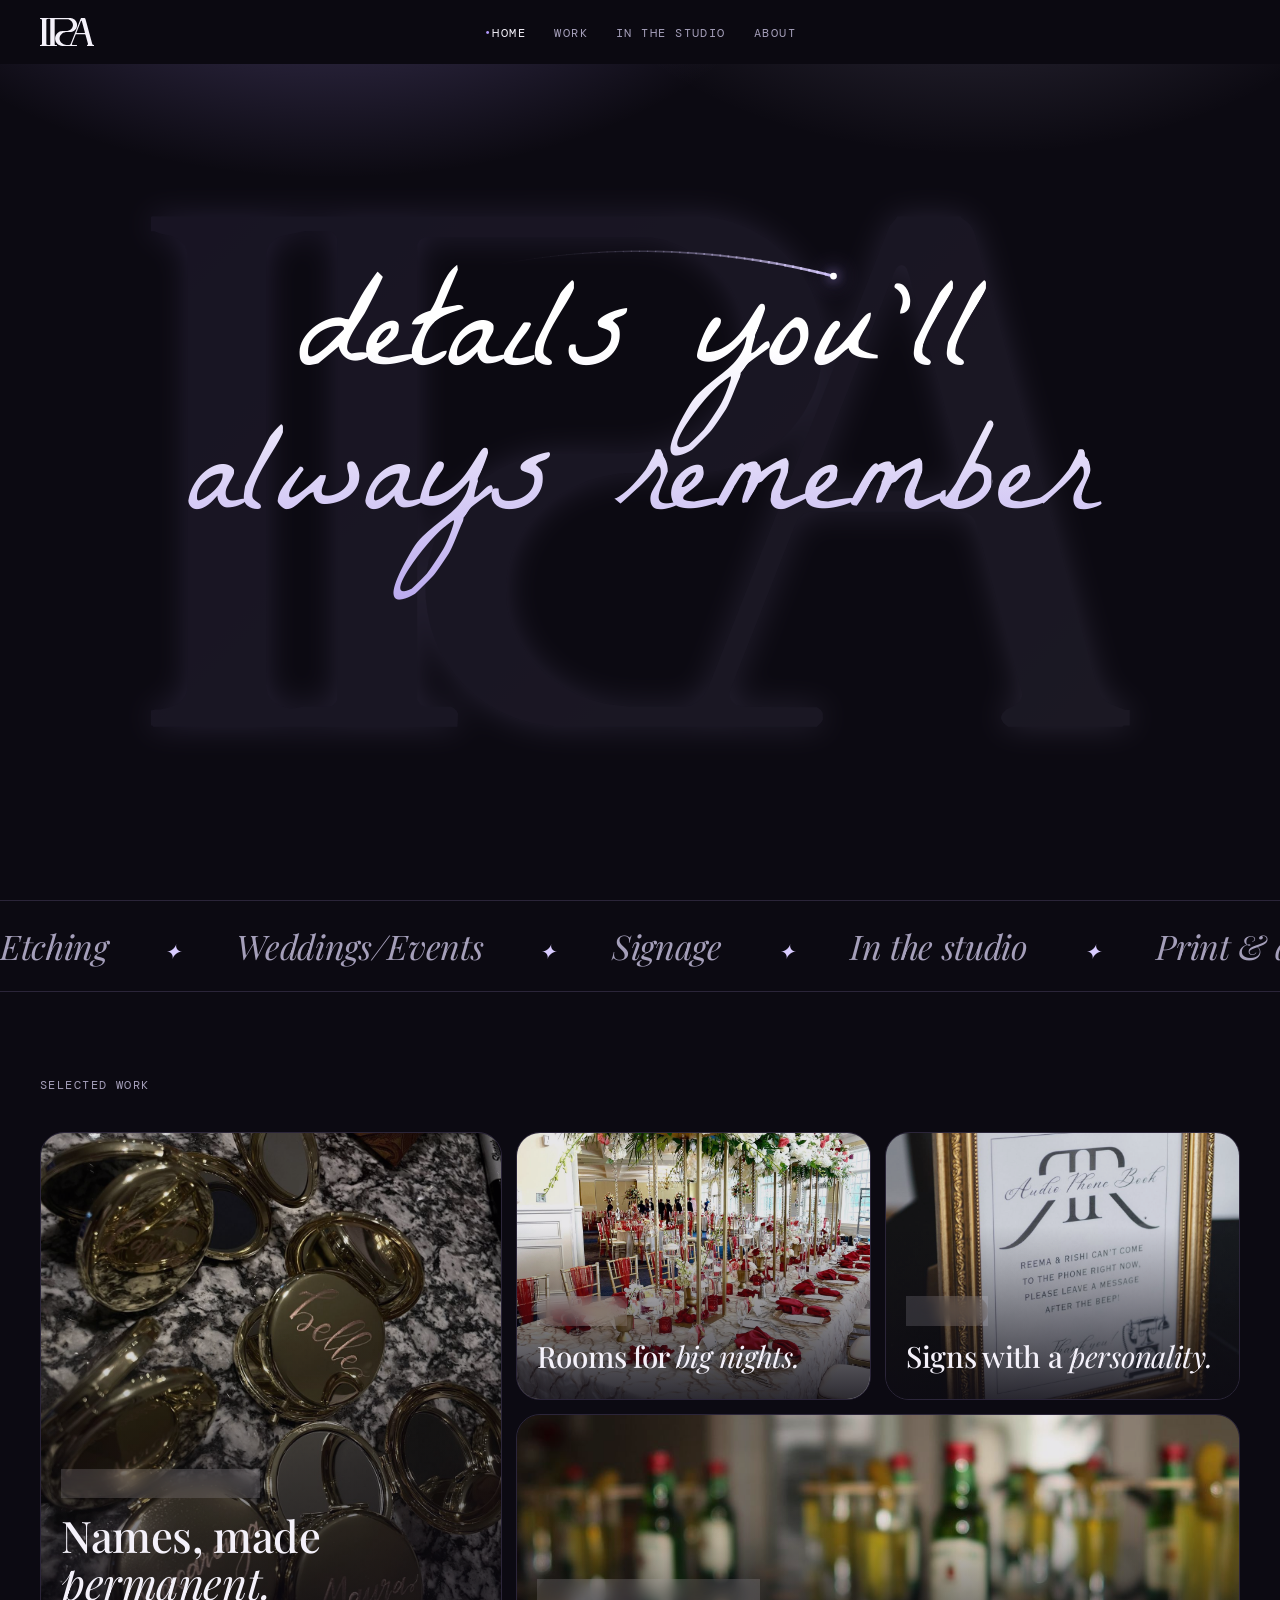
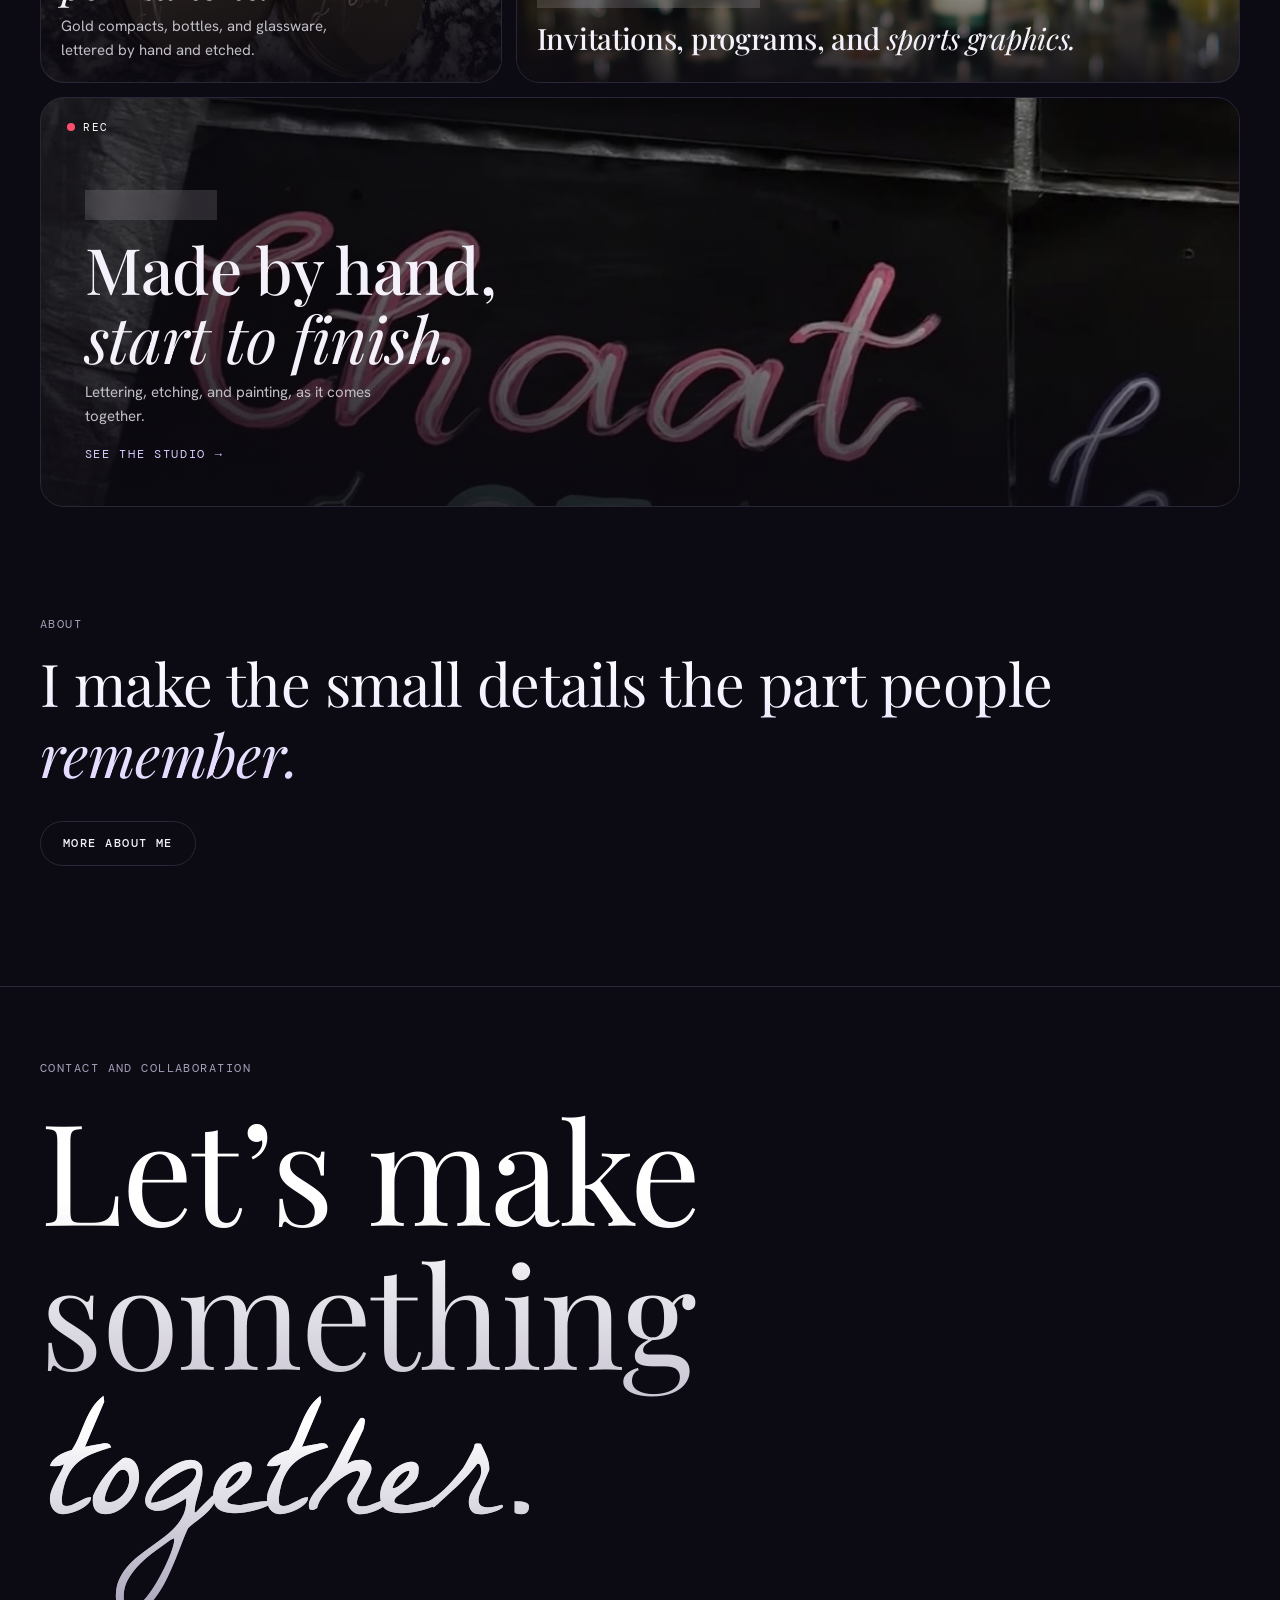
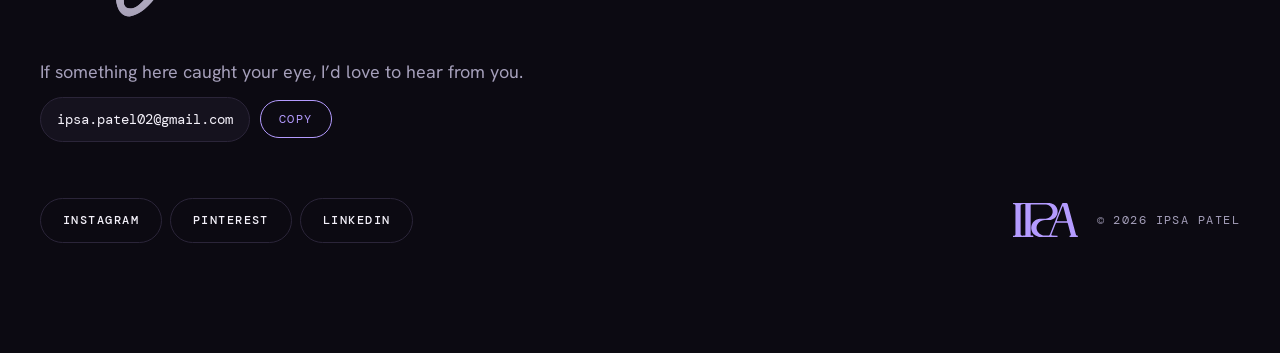
<file: index.html>
<!doctype html>
<html lang="en">
<head>
<meta charset="utf-8">
<meta name="viewport" content="width=device-width, initial-scale=1">
<title>Ipsa Patel</title>
<meta name="description" content="Ipsa Patel's portfolio: etching, wedding design, signage, and digital graphics.">
<meta property="og:type" content="website">
<meta property="og:site_name" content="Ipsa Patel">
<meta property="og:title" content="Ipsa Patel">
<meta property="og:description" content="Ipsa Patel's portfolio: etching, wedding design, signage, and digital graphics.">
<meta property="og:url" content="https://ipsapatel.com/">
<meta property="og:image" content="https://ipsapatel.com/images/share.jpg">
<meta name="twitter:card" content="summary_large_image">
<meta name="twitter:image" content="https://ipsapatel.com/images/share.jpg">
<link rel="preconnect" href="https://fonts.googleapis.com">
<link rel="preconnect" href="https://fonts.gstatic.com" crossorigin>
<link rel="stylesheet" href="https://fonts.googleapis.com/css2?family=Playfair+Display:ital,wght@0,400;0,500;0,600;1,400;1,500&family=Hanken+Grotesk:wght@400;500&family=DM+Mono:wght@400;500&family=La+Belle+Aurore&family=Noto+Serif+Devanagari:wght@500&display=swap">
<link rel="icon" type="image/svg+xml" href="[data-uri]">
<link rel="stylesheet" href="style.css?v=60db7535">
</head>
<body>
<header class="nav">
  <div class="wrap">
    <a class="brand" href="./" aria-label="Ipsa Patel, home"><span class="logo" role="img" aria-label="IPA monogram"></span></a>
    <ul><li><a href="./" aria-current="page">Home</a></li><li><a href="work.html">Work</a></li><li><a href="live.html">In the Studio</a></li><li><a href="about.html">About</a></li></ul>
    <div></div>
  </div>
</header>
<main>
  <section class="hero">
    <div class="bgglow" aria-hidden="true"><div class="bglogo logo"></div></div>
    <div class="bglogo bgcut logo" aria-hidden="true"></div>
    <div class="bglogo logo" aria-hidden="true"></div>
    <div class="wrap">
      <p class="mono reveal">Designer &middot; Strategist &middot; Etching &amp; lettering</p>
      <h1 class="hand pen" id="type-h1" aria-label="Details you&rsquo;ll always remember."><svg class="hsvg" viewBox="40 50 880 335" aria-hidden="true" data-total="3.22"><defs><linearGradient id="hg" gradientUnits="userSpaceOnUse" x1="0" y1="70" x2="0" y2="380"><stop offset=".25" stop-color="#fff"/><stop offset="1" stop-color="#b9a8ee"/></linearGradient><mask id="hm1" maskUnits="userSpaceOnUse" x="0" y="0" width="960" height="420"><g transform="translate(101 0)"><path class="hp" pathLength="1" d="M117 125L116 132L112 137L112 139L110 141L105 142L94 152L86 157L80 157L77 154L76 150L78 141L89 129L97 124L108 122L119 124L129 109L131 103L138 93L142 84" style="--d:0.23s;--t:0.098s"/><path class="hp" pathLength="1" d="M83 135L87 130" style="--d:0.33s;--t:0.013s"/><path class="hp" pathLength="1" d="M111 140L112 147L114 151L117 153L123 154L128 152L136 152L138 150L138 141L141 134L148 127L157 125L158 130L154 137L146 144L139 146" style="--d:0.34s;--t:0.072s"/><path class="hp" pathLength="1" d="M139 151L140 154L145 157L157 157L178 152L178 146L184 130L186 128L188 119L197 113L198 104L200 99L207 84L213 75" style="--d:0.41s;--t:0.111s"/><path class="hp" pathLength="1" d="M146 129L148 128" style="--d:0.52s;--t:0.013s"/><path class="hp" pathLength="1" d="M176 123L188 119" style="--d:0.53s;--t:0.019s"/><path class="hp" pathLength="1" d="M178 152L179 155L184 158L192 157L202 151" style="--d:0.55s;--t:0.033s"/><path class="hp" pathLength="1" d="M197 113L207 112L215 109L217 110" style="--d:0.59s;--t:0.033s"/><path class="hp" pathLength="1" d="M234 147L228 149L221 155L216 157L212 157L210 155L210 148L213 140L219 133L227 127L238 125L240 127L240 131L235 145L236 152L240 156L249 156L252 154L259 153" style="--d:0.62s;--t:0.072s"/><path class="hp" pathLength="1" d="M221 132L222 130" style="--d:0.69s;--t:0.013s"/><path class="hp" pathLength="1" d="M236 152L238 155" style="--d:0.70s;--t:0.013s"/><path class="hp" pathLength="1" d="M275 126L260 148L259 152L260 156L264 158L268 158L287 153L291 157L294 158" style="--d:0.72s;--t:0.052s"/><path class="hp" pathLength="1" d="M287 153L286 149L288 139L300 115L316 89" style="--d:0.77s;--t:0.046s"/><path class="hp" pathLength="1" d="M317 146L316 147L317 152L321 156L324 157L335 157L345 153L352 146L355 138L355 130L349 125L348 122L352 117L361 114" style="--d:0.81s;--t:0.065s"/><path class="hp" pathLength="1" d="M462 169L460 179L454 195L439 218L422 235L418 237L409 238L407 236L409 225L427 195L448 174L450 174L454 170L460 169L473 153L475 134" style="--d:0.88s;--t:0.104s"/><path class="hp" pathLength="1" d="M424 199L426 198" style="--d:0.98s;--t:0.013s"/><path class="hp" pathLength="1" d="M445 123L436 136L432 151L438 154L445 153L456 147L469 135L473 134L476 131L486 110" style="--d:0.99s;--t:0.078s"/><path class="hp" pathLength="1" d="M432 190L437 184" style="--d:1.07s;--t:0.013s"/><path class="hp" pathLength="1" d="M445 177L448 175" style="--d:1.09s;--t:0.013s"/><path class="hp" pathLength="1" d="M451 173L452 171" style="--d:1.10s;--t:0.013s"/><path class="hp" pathLength="1" d="M458 145L461 143" style="--d:1.11s;--t:0.013s"/><path class="hp" pathLength="1" d="M473 153L482 151L490 144L498 149L499 143L508 129L511 126L517 124L520 124L523 127L523 139L519 148L514 153L505 156L498 155L497 150" style="--d:1.12s;--t:0.072s"/><path class="hp" pathLength="1" d="M483 150L484 148" style="--d:1.20s;--t:0.013s"/><path class="hp" pathLength="1" d="M552 126L546 133L538 151L539 156L545 155L568 140L568 137L571 134L574 127L578 123L580 118L582 117" style="--d:1.21s;--t:0.065s"/><path class="hp" pathLength="1" d="M553 150L555 149" style="--d:1.27s;--t:0.013s"/><path class="hp" pathLength="1" d="M558 147L559 145" style="--d:1.29s;--t:0.013s"/><path class="hp" pathLength="1" d="M567 141L569 147L572 150L580 153L587 153" style="--d:1.31s;--t:0.033s"/><path class="hp" pathLength="1" d="M609 92L613 95L615 102L614 109L611 112" style="--d:1.33s;--t:0.013s"/><path class="hp" pathLength="1" d="M633 158L630 157L625 151L626 142L640 113L655 88" style="--d:1.35s;--t:0.046s"/><path class="hp" pathLength="1" d="M626 153L628 156" style="--d:1.39s;--t:0.013s"/><path class="hp" pathLength="1" d="M663 158L660 157L655 151L656 142L670 113L685 88" style="--d:1.40s;--t:0.046s"/><path class="hp" pathLength="1" d="M656 153L658 156" style="--d:1.45s;--t:0.013s"/></g></mask><mask id="hm2" maskUnits="userSpaceOnUse" x="0" y="0" width="960" height="420"><g transform="translate(0 130)"><path class="hp" pathLength="1" d="M102 147L96 149L89 155L84 157L80 157L78 155L78 148L81 140L87 133L95 127L106 125L108 127L108 131L103 145L104 152L108 156L117 156L125 153" style="--d:1.59s;--t:0.072s"/><path class="hp" pathLength="1" d="M89 132L90 130" style="--d:1.66s;--t:0.013s"/><path class="hp" pathLength="1" d="M104 152L106 155" style="--d:1.68s;--t:0.013s"/><path class="hp" pathLength="1" d="M134 158L126 152L128 140L142 112L156 90" style="--d:1.70s;--t:0.046s"/><path class="hp" pathLength="1" d="M174 126L161 143L159 152L161 155L168 154L180 145L189 143L189 140L193 133" style="--d:1.74s;--t:0.052s"/><path class="hp" pathLength="1" d="M174 150L176 149" style="--d:1.79s;--t:0.013s"/><path class="hp" pathLength="1" d="M189 143L190 150L193 152L204 152L215 147L220 141L222 134L220 123" style="--d:1.81s;--t:0.052s"/><path class="hp" pathLength="1" d="M260 147L254 149L247 155L242 157L238 157L236 155L236 148L239 140L245 133L253 127L264 125L266 127L261 149L262 152L266 156L275 156L278 154L282 154L285 151L285 145L287 139L297 123" style="--d:1.86s;--t:0.098s"/><path class="hp" pathLength="1" d="M247 132L248 130" style="--d:1.96s;--t:0.013s"/><path class="hp" pathLength="1" d="M284 152L284 153L291 154L304 150L321 135L323 135L327 137L325 153L313 168L304 171L276 199L276 201L271 207L271 209L268 212L261 226L259 235L262 238L271 237L274 235L295 213L295 211L303 201L310 186L314 173L314 168" style="--d:1.97s;--t:0.104s"/><path class="hp" pathLength="1" d="M262 152L264 155" style="--d:2.07s;--t:0.013s"/><path class="hp" pathLength="1" d="M280 229L287 223" style="--d:2.09s;--t:0.013s"/><path class="hp" pathLength="1" d="M281 193L283 192" style="--d:2.11s;--t:0.013s"/><path class="hp" pathLength="1" d="M286 188L287 186" style="--d:2.12s;--t:0.013s"/><path class="hp" pathLength="1" d="M297 178L299 175" style="--d:2.13s;--t:0.013s"/><path class="hp" pathLength="1" d="M301 174L304 172" style="--d:2.15s;--t:0.013s"/><path class="hp" pathLength="1" d="M310 145L312 144" style="--d:2.16s;--t:0.013s"/><path class="hp" pathLength="1" d="M323 135L323 137L325 138" style="--d:2.17s;--t:0.013s"/><path class="hp" pathLength="1" d="M326 137L325 136L338 110" style="--d:2.18s;--t:0.019s"/><path class="hp" pathLength="1" d="M325 153L332 152L341 145L346 145L348 152L352 156L355 157L366 157L376 153L383 146L386 138L386 130L380 125L379 122L383 117L392 114" style="--d:2.21s;--t:0.104s"/><path class="hp" pathLength="1" d="M455 152L460 152L464 149L479 135L491 119L495 119L498 123L498 130L490 148L490 154L493 158L506 157L511 152L510 141L513 134L520 127L529 125L530 130L526 137L518 144L512 146" style="--d:2.31s;--t:0.117s"/><path class="hp" pathLength="1" d="M467 146L475 139" style="--d:2.43s;--t:0.013s"/><path class="hp" pathLength="1" d="M483 130L484 128" style="--d:2.44s;--t:0.013s"/><path class="hp" pathLength="1" d="M494 119L493 111" style="--d:2.46s;--t:0.013s"/><path class="hp" pathLength="1" d="M508 155L511 153L517 157L529 157L540 154L549 154L554 147L559 136L562 133L562 131L569 124L579 124L581 132L589 129L597 123L605 121L606 121L605 131L598 148L598 153L600 156L602 157L611 156L620 151L631 149L632 136L643 126L650 126L649 134L640 143L632 145" style="--d:2.47s;--t:0.221s"/><path class="hp" pathLength="1" d="M518 129L520 128" style="--d:2.69s;--t:0.013s"/><path class="hp" pathLength="1" d="M566 127L567 125" style="--d:2.70s;--t:0.013s"/><path class="hp" pathLength="1" d="M570 153L581 132" style="--d:2.72s;--t:0.019s"/><path class="hp" pathLength="1" d="M631 149L632 154L637 157L649 157L661 154L669 154L673 149L681 133L689 124L699 124L701 132L710 129L717 123L725 121L726 121L726 127L725 132L720 142L719 154L722 157L726 157L749 149" style="--d:2.74s;--t:0.182s"/><path class="hp" pathLength="1" d="M636 132L639 128" style="--d:2.93s;--t:0.013s"/><path class="hp" pathLength="1" d="M701 132L694 145L692 152" style="--d:2.94s;--t:0.013s"/><path class="hp" pathLength="1" d="M748 150L750 152L757 154L759 157L767 157L777 153L785 146L788 140L788 129L784 125L773 124L771 126L767 134L764 137L757 153" style="--d:2.95s;--t:0.065s"/><path class="hp" pathLength="1" d="M775 124L774 123L775 116L790 86" style="--d:3.02s;--t:0.026s"/><path class="hp" pathLength="1" d="M805 146L808 144L811 144L818 138L823 130L822 126L813 127L804 137L803 150L804 153L810 157L821 157L838 153L858 134L864 127L865 124L872 118" style="--d:3.04s;--t:0.111s"/><path class="hp" pathLength="1" d="M819 136L821 135" style="--d:3.15s;--t:0.013s"/><path class="hp" pathLength="1" d="M844 148L848 143" style="--d:3.16s;--t:0.013s"/><path class="hp" pathLength="1" d="M859 132L863 129" style="--d:3.17s;--t:0.013s"/><path class="hp" pathLength="1" d="M872 112L872 118L876 121L877 126L875 135L873 137L868 152L872 158L887 157" style="--d:3.19s;--t:0.033s"/></g></mask></defs><text x="173" y="162" data-mask="url(#hm1)">details you&rsquo;ll</text><text x="72" y="292" data-mask="url(#hm2)">always remember</text></svg></h1>
      <p class="sig reveal">Ipsa Patel</p>
    </div>
    <a class="cue" href="#start"><span>Click anywhere to begin</span><i aria-hidden="true">&darr;</i></a>
  </section>
    <div class="marq" id="start" aria-hidden="true">
      <div class="track">
        <span>Etching</span><span>Weddings/Events</span><span>Signage</span><span>In the studio</span><span>Print &amp; digital</span><span>Art</span>
        <span>Etching</span><span>Weddings/Events</span><span>Signage</span><span>In the studio</span><span>Print &amp; digital</span><span>Art</span>
      </div>
    </div>

  <section class="wrap" style="padding-top:72px">
    <p class="mono">Selected work</p>
    <div class="bento">
      <a class="card big" href="work.html#etching">
        <div class="slot"><img src="images/compacts-cluster.jpg" alt=""></div>
        <span class="tag">Etching and lettering</span>
        <h3>Names, made <em>permanent.</em></h3>
        <p>Gold compacts, bottles, and glassware, lettered by hand and etched.</p>
      </a>
      <a class="card" href="work.html#weddings">
        <div class="slot"><img src="images/tablescape-red.jpg" alt=""></div>
        <span class="tag">Weddings</span>
        <h3>Rooms for <em>big nights.</em></h3>
      </a>
      <a class="card" href="work.html#signage">
        <div class="slot"><img src="images/phonebook-frame.jpg" alt=""></div>
        <span class="tag">Signage</span>
        <h3>Signs with a <em>personality.</em></h3>
      </a>
      <a class="card wide2" href="work.html#digital">
        <div class="slot"><img src="images/invites-apres.jpg" alt=""></div>
        <span class="tag">Print and digital design</span>
        <h3>Invitations, programs, and <em>sports graphics.</em></h3>
      </a>
    </div>
    <a class="card motionband" href="live.html">
      <div class="slot"><video data-src="media/signs-band.mp4" poster="media/signs-band.jpg" muted loop playsinline preload="none"></video></div>
      <span class="recdot"><b></b>REC</span>
      <span class="tag">In the studio</span>
      <h3>Made by hand, <em>start to finish.</em></h3>
      <p>Lettering, etching, and painting, as it comes together.</p>
      <span class="wb-more">See the studio &rarr;</span>
    </a>
  </section>

  <section class="wrap" style="padding-top:96px">
    <p class="mono">About</p>
    <p class="statement">I make the small details the part people <em>remember.</em></p>
    <div class="btns" style="margin-top:26px"><a class="pill" href="about.html">More about me</a></div>
  </section>
</main>
<footer id="contact">
  <div class="wrap">
    <p class="mono" style="margin:0 0 18px">Contact and collaboration</p>
    <h2 class="display grad">Let&rsquo;s make something <span class="script">together.</span></h2>
    <p class="lede" style="margin-top:6px">If something here caught your eye, I&rsquo;d love to hear from you.</p>
    <div class="mail"><code data-email>your-email@example.com</code><button type="button" data-copy-email>Copy</button></div>
    <div class="row">
      <div class="links">
        <a class="pill" data-link="instagram" href="#" target="_blank" rel="noopener">Instagram</a>
        <a class="pill" data-link="pinterest" href="#" target="_blank" rel="noopener">Pinterest</a>
        <a class="pill" data-link="linkedin" href="#" target="_blank" rel="noopener">LinkedIn</a>
      </div>
      <span class="foot-brand"><span class="logo" role="img" aria-label="IPA monogram"></span><span class="mono">&copy; 2026 Ipsa Patel</span></span>
    </div>
  </div>
</footer>
<script src="main.js?v=60db7535"></script>
</body>
</html>
</file>
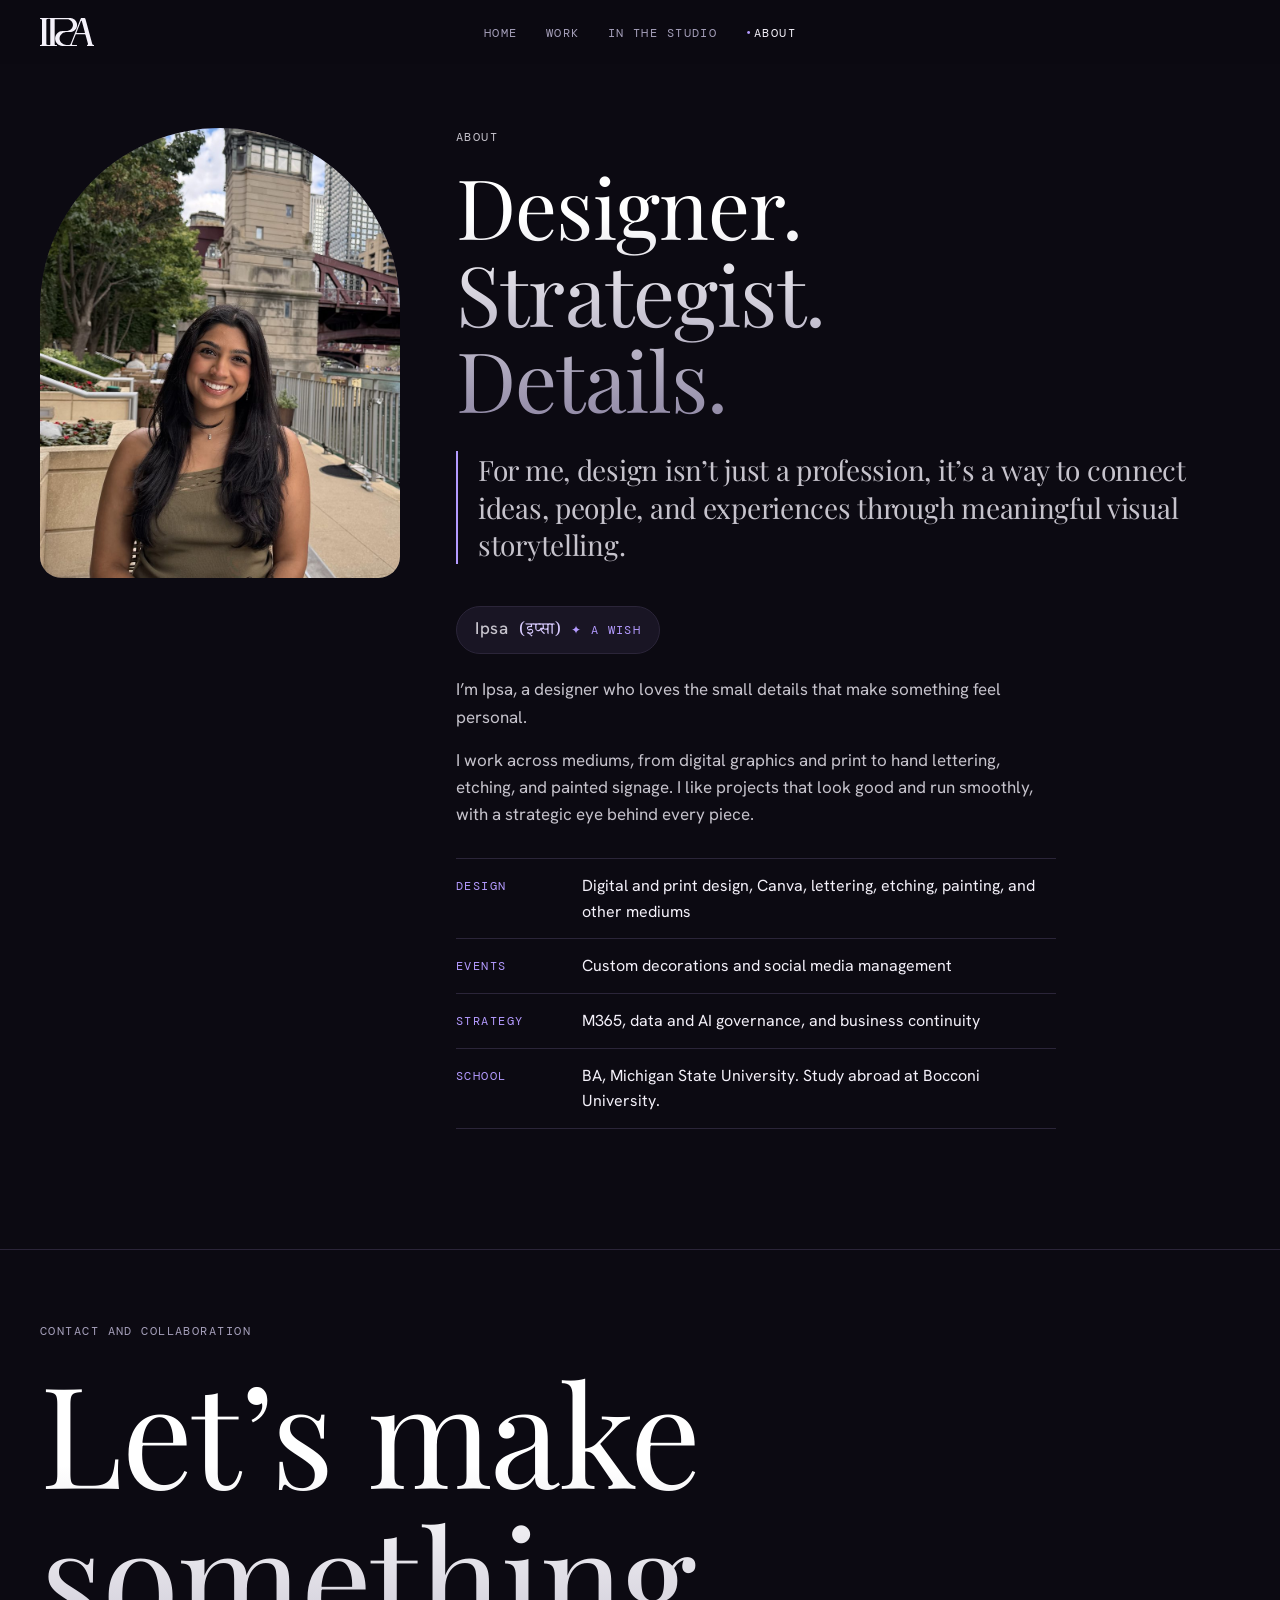
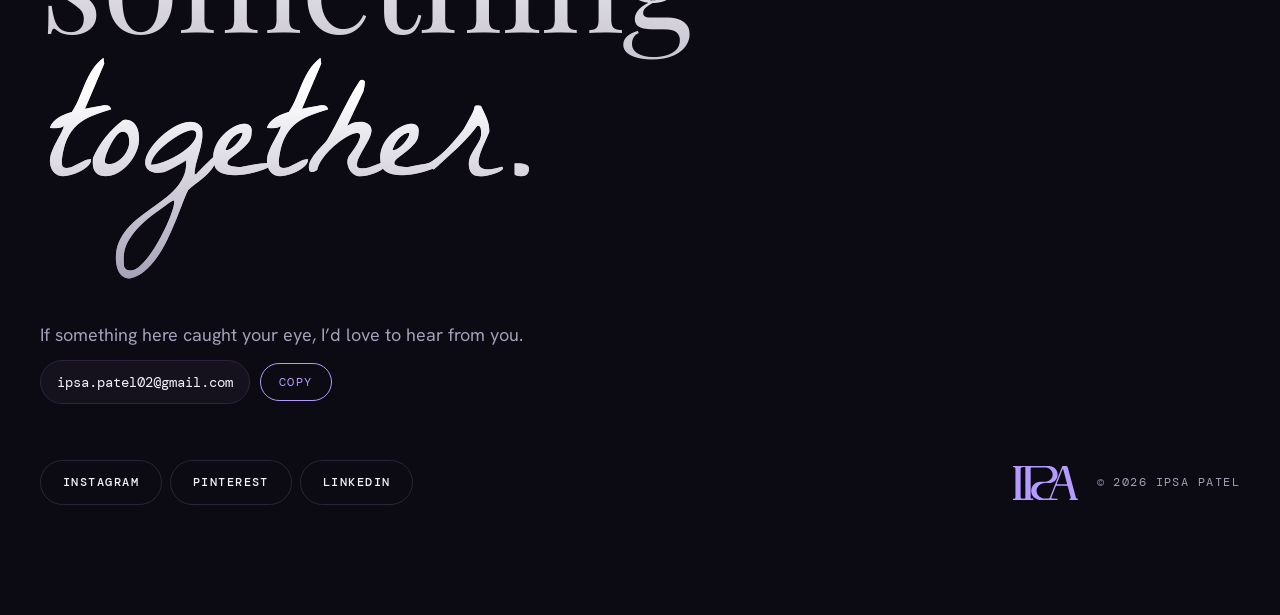
<file: about.html>
<!doctype html>
<html lang="en">
<head>
<meta charset="utf-8">
<meta name="viewport" content="width=device-width, initial-scale=1">
<title>About | Ipsa Patel</title>
<meta name="description" content="About Ipsa Patel.">
<meta property="og:type" content="website">
<meta property="og:site_name" content="Ipsa Patel">
<meta property="og:title" content="About | Ipsa Patel">
<meta property="og:description" content="About Ipsa Patel.">
<meta property="og:url" content="https://ipsapatel.com/about.html">
<meta property="og:image" content="https://ipsapatel.com/images/share.jpg">
<meta name="twitter:card" content="summary_large_image">
<meta name="twitter:image" content="https://ipsapatel.com/images/share.jpg">
<link rel="preconnect" href="https://fonts.googleapis.com">
<link rel="preconnect" href="https://fonts.gstatic.com" crossorigin>
<link rel="stylesheet" href="https://fonts.googleapis.com/css2?family=Playfair+Display:ital,wght@0,400;0,500;0,600;1,400;1,500&family=Hanken+Grotesk:wght@400;500&family=DM+Mono:wght@400;500&family=La+Belle+Aurore&family=Noto+Serif+Devanagari:wght@500&display=swap">
<link rel="icon" type="image/svg+xml" href="[data-uri]">
<link rel="stylesheet" href="style.css?v=60db7535">
</head>
<body>
<header class="nav">
  <div class="wrap">
    <a class="brand" href="./" aria-label="Ipsa Patel, home"><span class="logo" role="img" aria-label="IPA monogram"></span></a>
    <ul><li><a href="./">Home</a></li><li><a href="work.html">Work</a></li><li><a href="live.html">In the Studio</a></li><li><a href="about.html" aria-current="page">About</a></li></ul>
    <div></div>
  </div>
</header>
<main>
  <section class="wrap about">
    <div class="slot b"><img src="images/portrait.jpg" alt="Ipsa Patel"></div>
    <div>
      <p class="mono">About</p>
      <h1 class="h2 grad">Designer.<br>Strategist.<br>Details.</h1>
      <p class="pull">For me, design isn&rsquo;t just a profession, it&rsquo;s a way to connect ideas, people, and experiences through meaningful visual storytelling.</p>
      <p class="wish"><b>Ipsa</b> <span lang="sa">(इप्सा)</span> <em>a wish</em></p>
      <p>I&rsquo;m Ipsa, a designer who loves the small details that make something feel personal.</p>
      <p>I work across mediums, from digital graphics and print to hand lettering, etching, and painted signage. I like projects that look good and run smoothly, with a strategic eye behind every piece.</p>
      <ul class="facts">
        <li><b>Design</b><span>Digital and print design, Canva, lettering, etching, painting, and other mediums</span></li>
        <li><b>Events</b><span>Custom decorations and social media management</span></li>
        <li><b>Strategy</b><span>M365, data and AI governance, and business continuity</span></li>
        <li><b>School</b><span>BA, Michigan State University. Study abroad at Bocconi University.</span></li>
      </ul>
    </div>
  </section>
</main>
<footer id="contact">
  <div class="wrap">
    <p class="mono" style="margin:0 0 18px">Contact and collaboration</p>
    <h2 class="display grad">Let&rsquo;s make something <span class="script">together.</span></h2>
    <p class="lede" style="margin-top:6px">If something here caught your eye, I&rsquo;d love to hear from you.</p>
    <div class="mail"><code data-email>your-email@example.com</code><button type="button" data-copy-email>Copy</button></div>
    <div class="row">
      <div class="links">
        <a class="pill" data-link="instagram" href="#" target="_blank" rel="noopener">Instagram</a>
        <a class="pill" data-link="pinterest" href="#" target="_blank" rel="noopener">Pinterest</a>
        <a class="pill" data-link="linkedin" href="#" target="_blank" rel="noopener">LinkedIn</a>
      </div>
      <span class="foot-brand"><span class="logo" role="img" aria-label="IPA monogram"></span><span class="mono">&copy; 2026 Ipsa Patel</span></span>
    </div>
  </div>
</footer>
<script src="main.js?v=60db7535"></script>
</body>
</html>
</file>
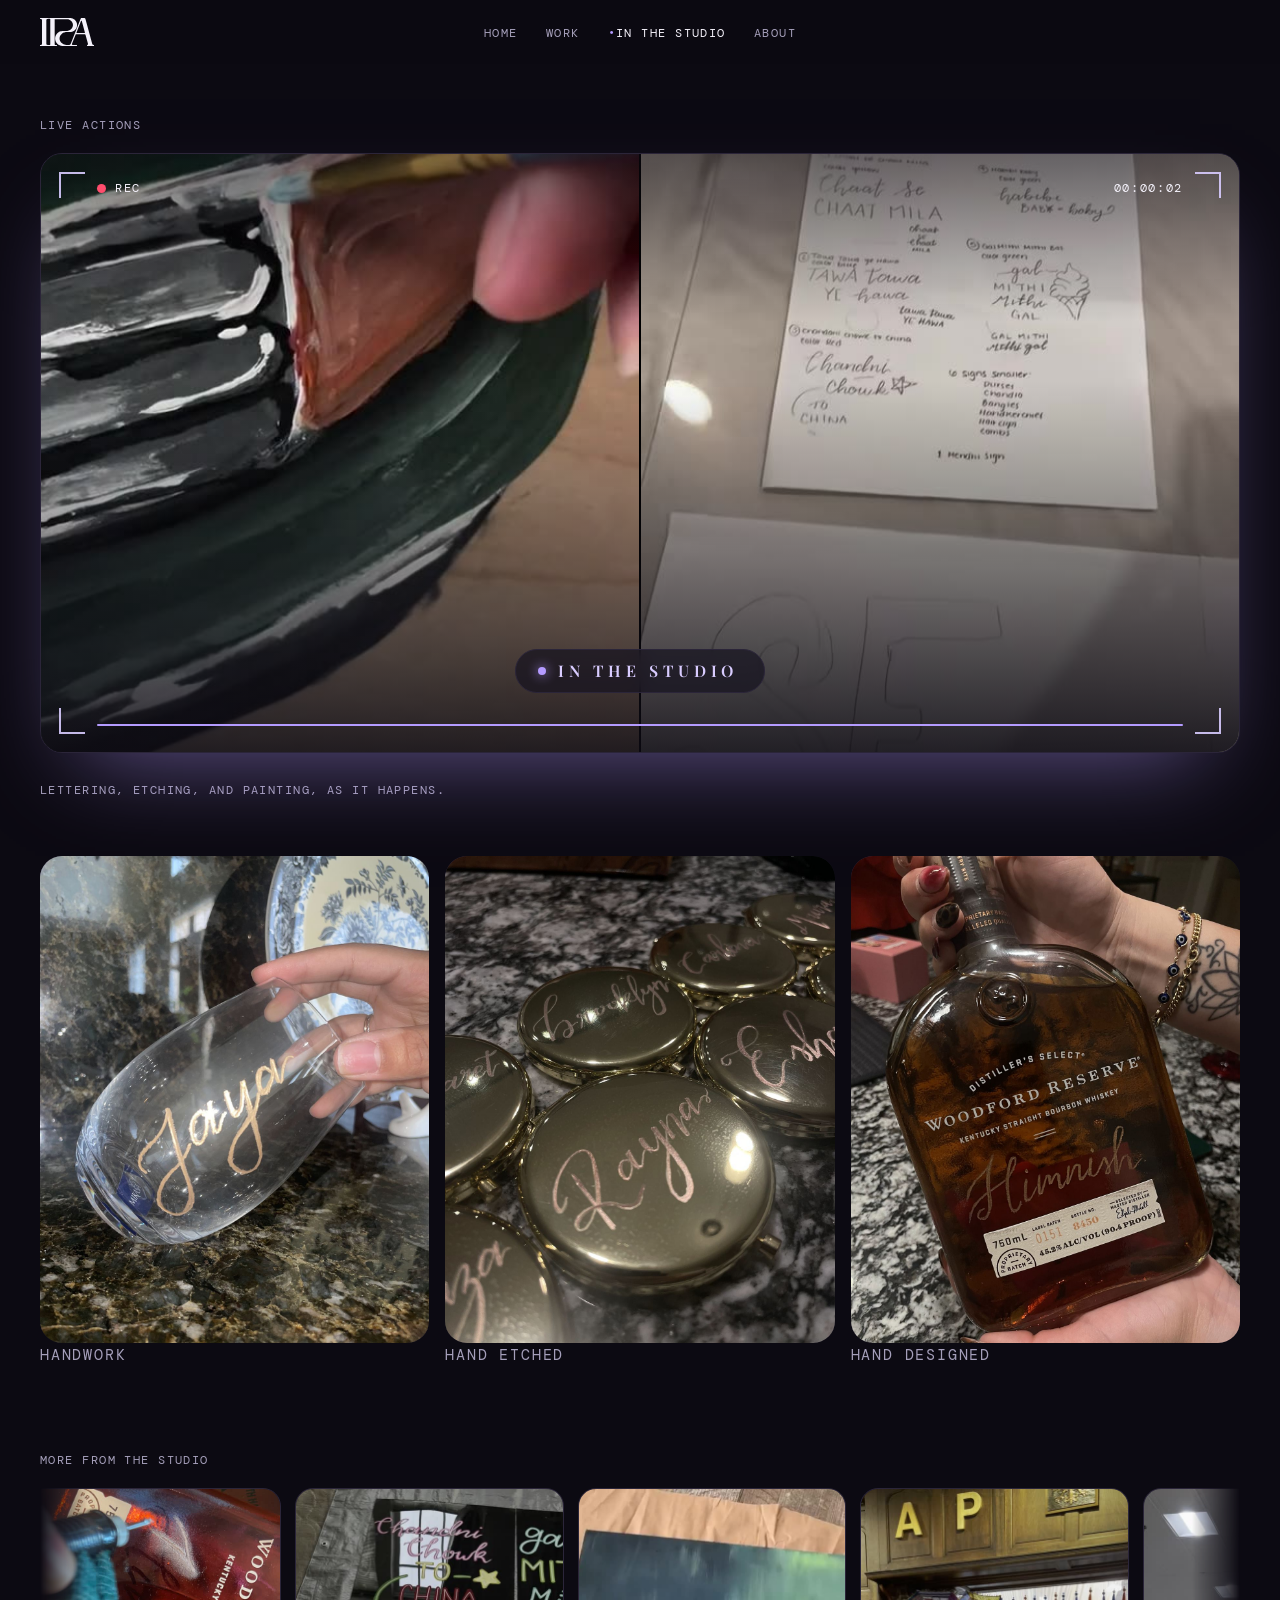
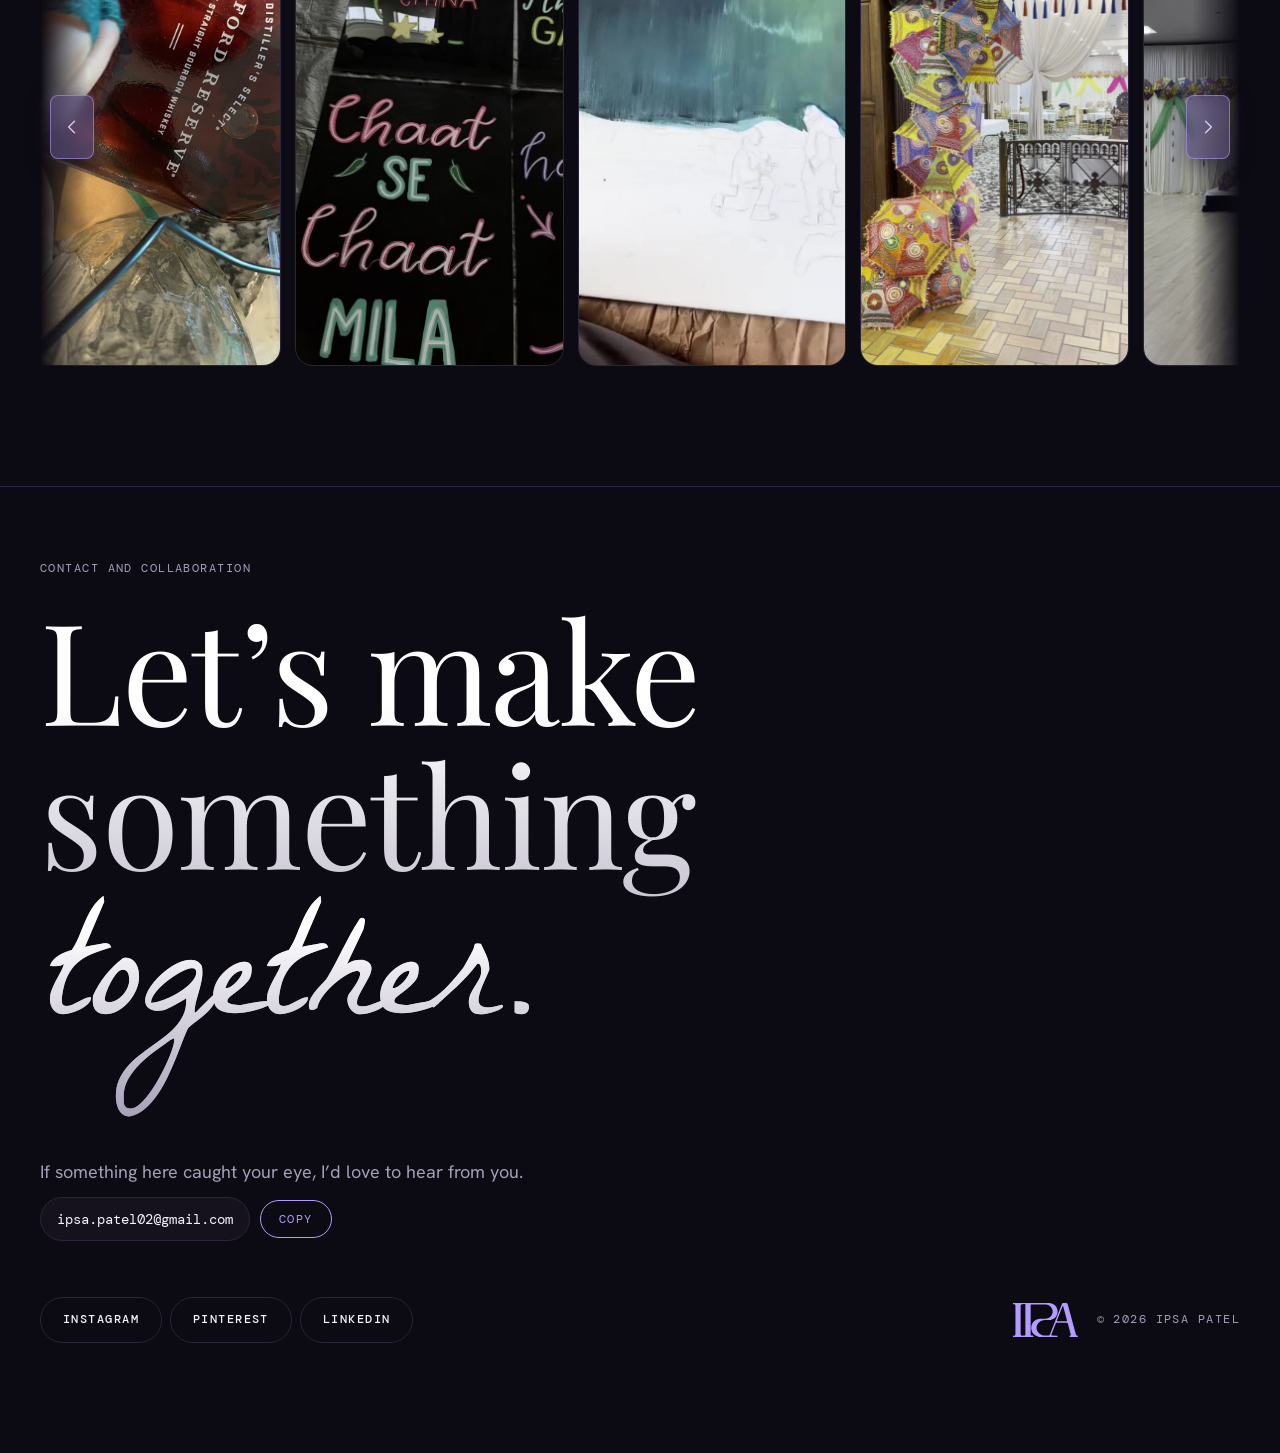
<file: live.html>
<!doctype html>
<html lang="en">
<head>
<meta charset="utf-8">
<meta name="viewport" content="width=device-width, initial-scale=1">
<title>In the Studio | Ipsa Patel</title>
<meta name="description" content="Lettering, etching, and painting in progress by Ipsa Patel.">
<meta property="og:type" content="website">
<meta property="og:site_name" content="Ipsa Patel">
<meta property="og:title" content="In the Studio | Ipsa Patel">
<meta property="og:description" content="Lettering, etching, and painting in progress by Ipsa Patel.">
<meta property="og:url" content="https://ipsapatel.com/live.html">
<meta property="og:image" content="https://ipsapatel.com/images/share.jpg">
<meta name="twitter:card" content="summary_large_image">
<meta name="twitter:image" content="https://ipsapatel.com/images/share.jpg">
<link rel="preconnect" href="https://fonts.googleapis.com">
<link rel="preconnect" href="https://fonts.gstatic.com" crossorigin>
<link rel="stylesheet" href="https://fonts.googleapis.com/css2?family=Playfair+Display:ital,wght@0,400;0,500;0,600;1,400;1,500&family=Hanken+Grotesk:wght@400;500&family=DM+Mono:wght@400;500&family=La+Belle+Aurore&family=Noto+Serif+Devanagari:wght@500&display=swap">
<link rel="icon" type="image/svg+xml" href="[data-uri]">
<link rel="stylesheet" href="style.css?v=60db7535">
</head>
<body>
<header class="nav">
  <div class="wrap">
    <a class="brand" href="./" aria-label="Ipsa Patel, home"><span class="logo" role="img" aria-label="IPA monogram"></span></a>
    <ul><li><a href="./">Home</a></li><li><a href="work.html">Work</a></li><li><a href="live.html" aria-current="page">In the Studio</a></li><li><a href="about.html">About</a></li></ul>
    <div></div>
  </div>
</header>
<main>
  <section class="wrap" style="padding-top:40px">
    <p class="mono" style="margin-bottom:18px">Live actions</p>
    <div class="rec" id="rec">
      <div class="clip"><video src="media/porsche.mp4" data-playlist="media/porsche.mp4,media/etch-compact.mp4,media/etch-bottle.mp4" poster="media/porsche.jpg" muted playsinline autoplay preload="metadata"></video></div>
      <div class="clip c2"><video src="media/hand-lettering.mp4" data-playlist="media/hand-lettering.mp4,media/painting.mp4,media/lettering-signs.mp4" poster="media/hand-lettering.jpg" muted playsinline autoplay preload="metadata"></video></div>
      <i class="cn tl"></i><i class="cn tr"></i><i class="cn bl"></i><i class="cn br"></i>
      <div class="rec-top"><span class="recdot"><b></b>REC</span><span class="tc" id="tc">00:00:00</span></div>
      <h1 class="rec-title"><span class="sig">In the studio</span></h1>
      <div class="rec-bar"><em></em></div>
    </div>
    <p class="mono" style="margin:28px 0 0">Lettering, etching, and painting, as it happens.</p>
  </section>
  <section class="wrap" style="padding-top:40px">
    <div class="frames">
      <div class="frame"><div class="slot"><img src="images/glasses-gold.jpg" alt="Lettered glasses"></div><p class="mono">Handwork</p></div>
      <div class="frame"><div class="slot"><img src="images/compact-rose.jpg" alt="Etched compacts"></div><p class="mono">Hand etched</p></div>
      <div class="frame"><div class="slot"><img src="images/bottle-bourbon.jpg" alt="Personalized bourbon bottle"></div><p class="mono">Hand designed</p></div>
    </div>
  </section>
  <section class="wrap" style="padding-top:72px">
    <p class="mono" style="margin-bottom:18px">More from the studio</p>
    <div class="reel">
    <div class="reel-track">
      <figure class="rc"><video data-src="media/etch-bottle-s.mp4" poster="media/etch-bottle.jpg" muted loop playsinline preload="none"></video></figure>
      <figure class="rc"><video data-src="media/lettering-signs.mp4" poster="media/lettering-signs.jpg" muted loop playsinline preload="none"></video></figure>
      <figure class="rc"><video data-full data-src="media/painting-end.mp4" poster="media/painting-end.jpg" muted loop playsinline preload="none"></video></figure>
      <figure class="rc"><video data-src="media/venue-entrance.mp4" poster="media/venue-entrance.jpg" muted loop playsinline preload="none"></video></figure>
      <figure class="rc"><video data-src="media/stage-setup.mp4" poster="media/stage-setup.jpg" muted loop playsinline preload="none"></video></figure>
      <figure class="rc" aria-hidden="true"><video data-src="media/etch-bottle-s.mp4" poster="media/etch-bottle.jpg" muted loop playsinline preload="none"></video></figure>
      <figure class="rc" aria-hidden="true"><video data-src="media/lettering-signs.mp4" poster="media/lettering-signs.jpg" muted loop playsinline preload="none"></video></figure>
      <figure class="rc" aria-hidden="true"><video data-full data-src="media/painting-end.mp4" poster="media/painting-end.jpg" muted loop playsinline preload="none"></video></figure>
      <figure class="rc" aria-hidden="true"><video data-src="media/venue-entrance.mp4" poster="media/venue-entrance.jpg" muted loop playsinline preload="none"></video></figure>
      <figure class="rc" aria-hidden="true"><video data-src="media/stage-setup.mp4" poster="media/stage-setup.jpg" muted loop playsinline preload="none"></video></figure>
      <figure class="rc" aria-hidden="true"><video data-src="media/etch-bottle-s.mp4" poster="media/etch-bottle.jpg" muted loop playsinline preload="none"></video></figure>
      <figure class="rc" aria-hidden="true"><video data-src="media/lettering-signs.mp4" poster="media/lettering-signs.jpg" muted loop playsinline preload="none"></video></figure>
      <figure class="rc" aria-hidden="true"><video data-full data-src="media/painting-end.mp4" poster="media/painting-end.jpg" muted loop playsinline preload="none"></video></figure>
      <figure class="rc" aria-hidden="true"><video data-src="media/venue-entrance.mp4" poster="media/venue-entrance.jpg" muted loop playsinline preload="none"></video></figure>
      <figure class="rc" aria-hidden="true"><video data-src="media/stage-setup.mp4" poster="media/stage-setup.jpg" muted loop playsinline preload="none"></video></figure>
      <figure class="rc" aria-hidden="true"><video data-src="media/etch-bottle-s.mp4" poster="media/etch-bottle.jpg" muted loop playsinline preload="none"></video></figure>
      <figure class="rc" aria-hidden="true"><video data-src="media/lettering-signs.mp4" poster="media/lettering-signs.jpg" muted loop playsinline preload="none"></video></figure>
      <figure class="rc" aria-hidden="true"><video data-full data-src="media/painting-end.mp4" poster="media/painting-end.jpg" muted loop playsinline preload="none"></video></figure>
      <figure class="rc" aria-hidden="true"><video data-src="media/venue-entrance.mp4" poster="media/venue-entrance.jpg" muted loop playsinline preload="none"></video></figure>
      <figure class="rc" aria-hidden="true"><video data-src="media/stage-setup.mp4" poster="media/stage-setup.jpg" muted loop playsinline preload="none"></video></figure>
    </div>
    </div>
  </section>
</main>
<footer id="contact">
  <div class="wrap">
    <p class="mono" style="margin:0 0 18px">Contact and collaboration</p>
    <h2 class="display grad">Let&rsquo;s make something <span class="script">together.</span></h2>
    <p class="lede" style="margin-top:6px">If something here caught your eye, I&rsquo;d love to hear from you.</p>
    <div class="mail"><code data-email>your-email@example.com</code><button type="button" data-copy-email>Copy</button></div>
    <div class="row">
      <div class="links">
        <a class="pill" data-link="instagram" href="#" target="_blank" rel="noopener">Instagram</a>
        <a class="pill" data-link="pinterest" href="#" target="_blank" rel="noopener">Pinterest</a>
        <a class="pill" data-link="linkedin" href="#" target="_blank" rel="noopener">LinkedIn</a>
      </div>
      <span class="foot-brand"><span class="logo" role="img" aria-label="IPA monogram"></span><span class="mono">&copy; 2026 Ipsa Patel</span></span>
    </div>
  </div>
</footer>
<script src="main.js?v=60db7535"></script>
</body>
</html>
</file>
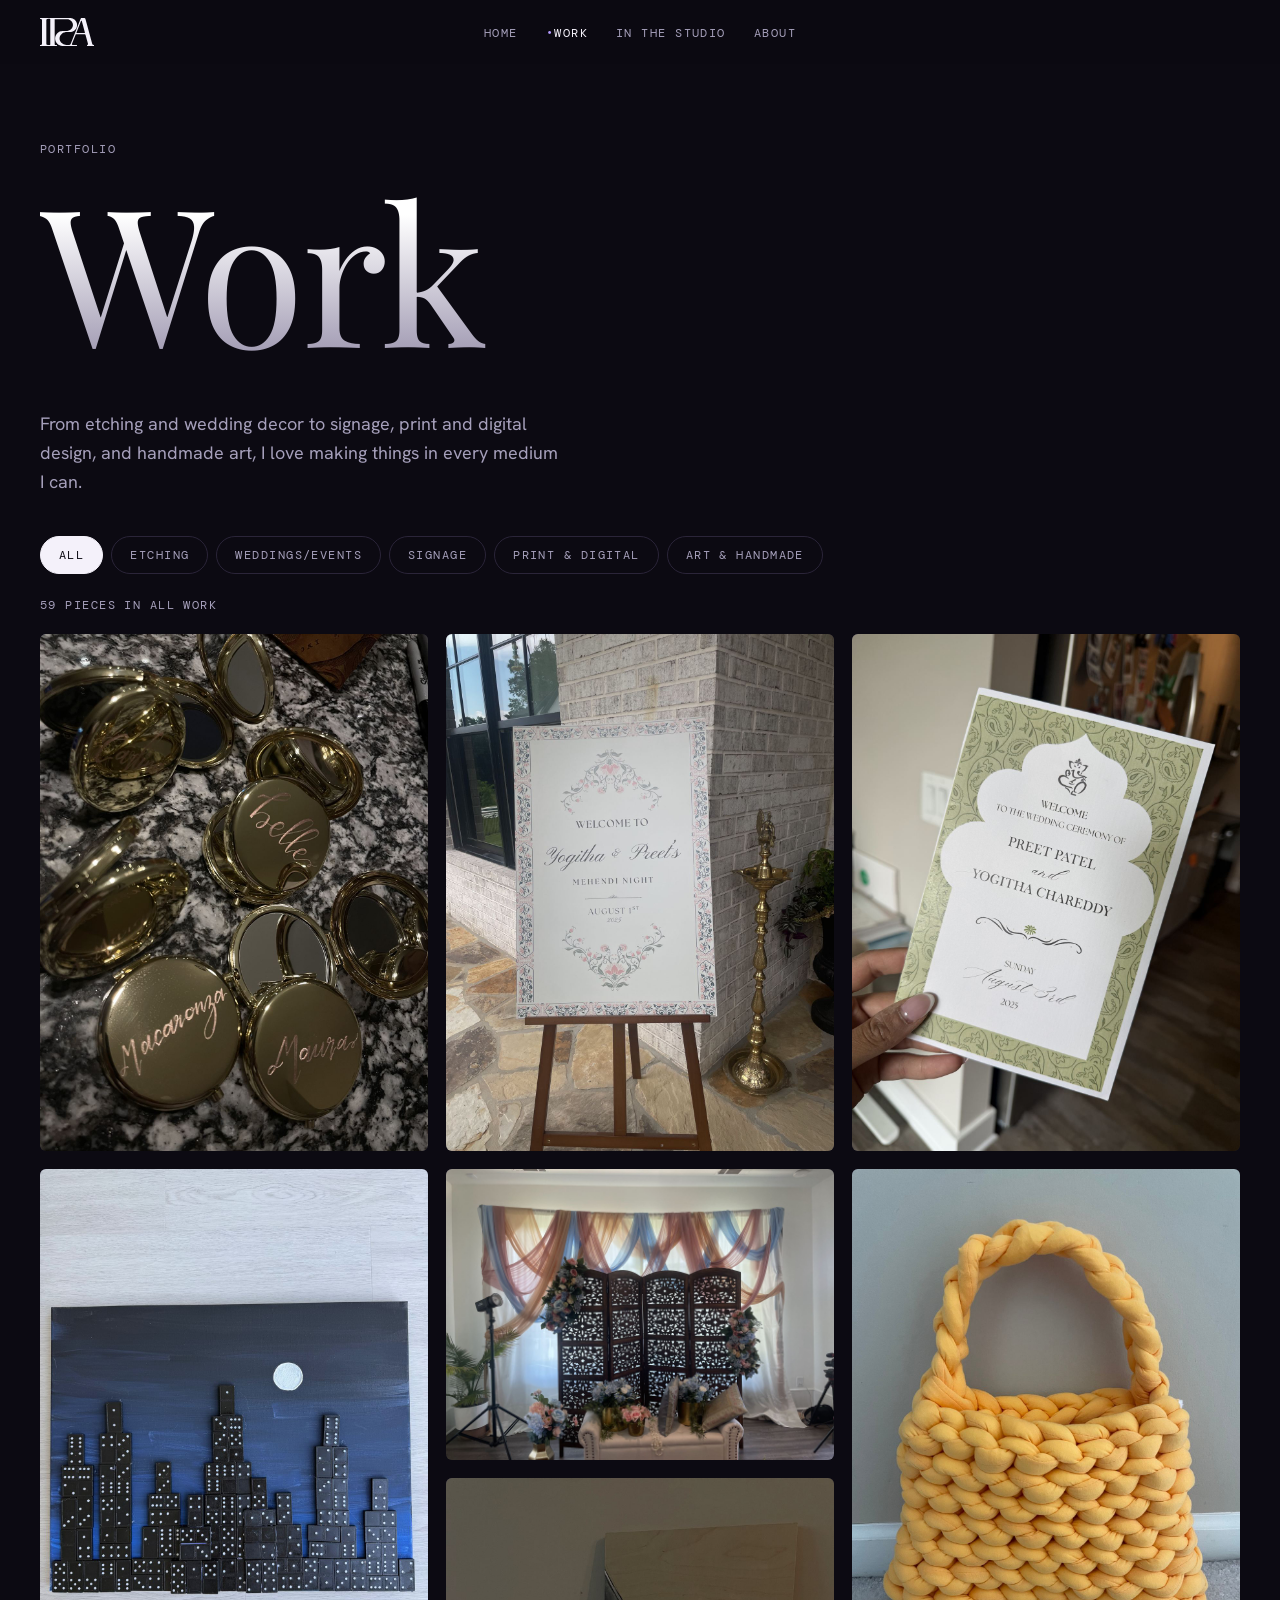
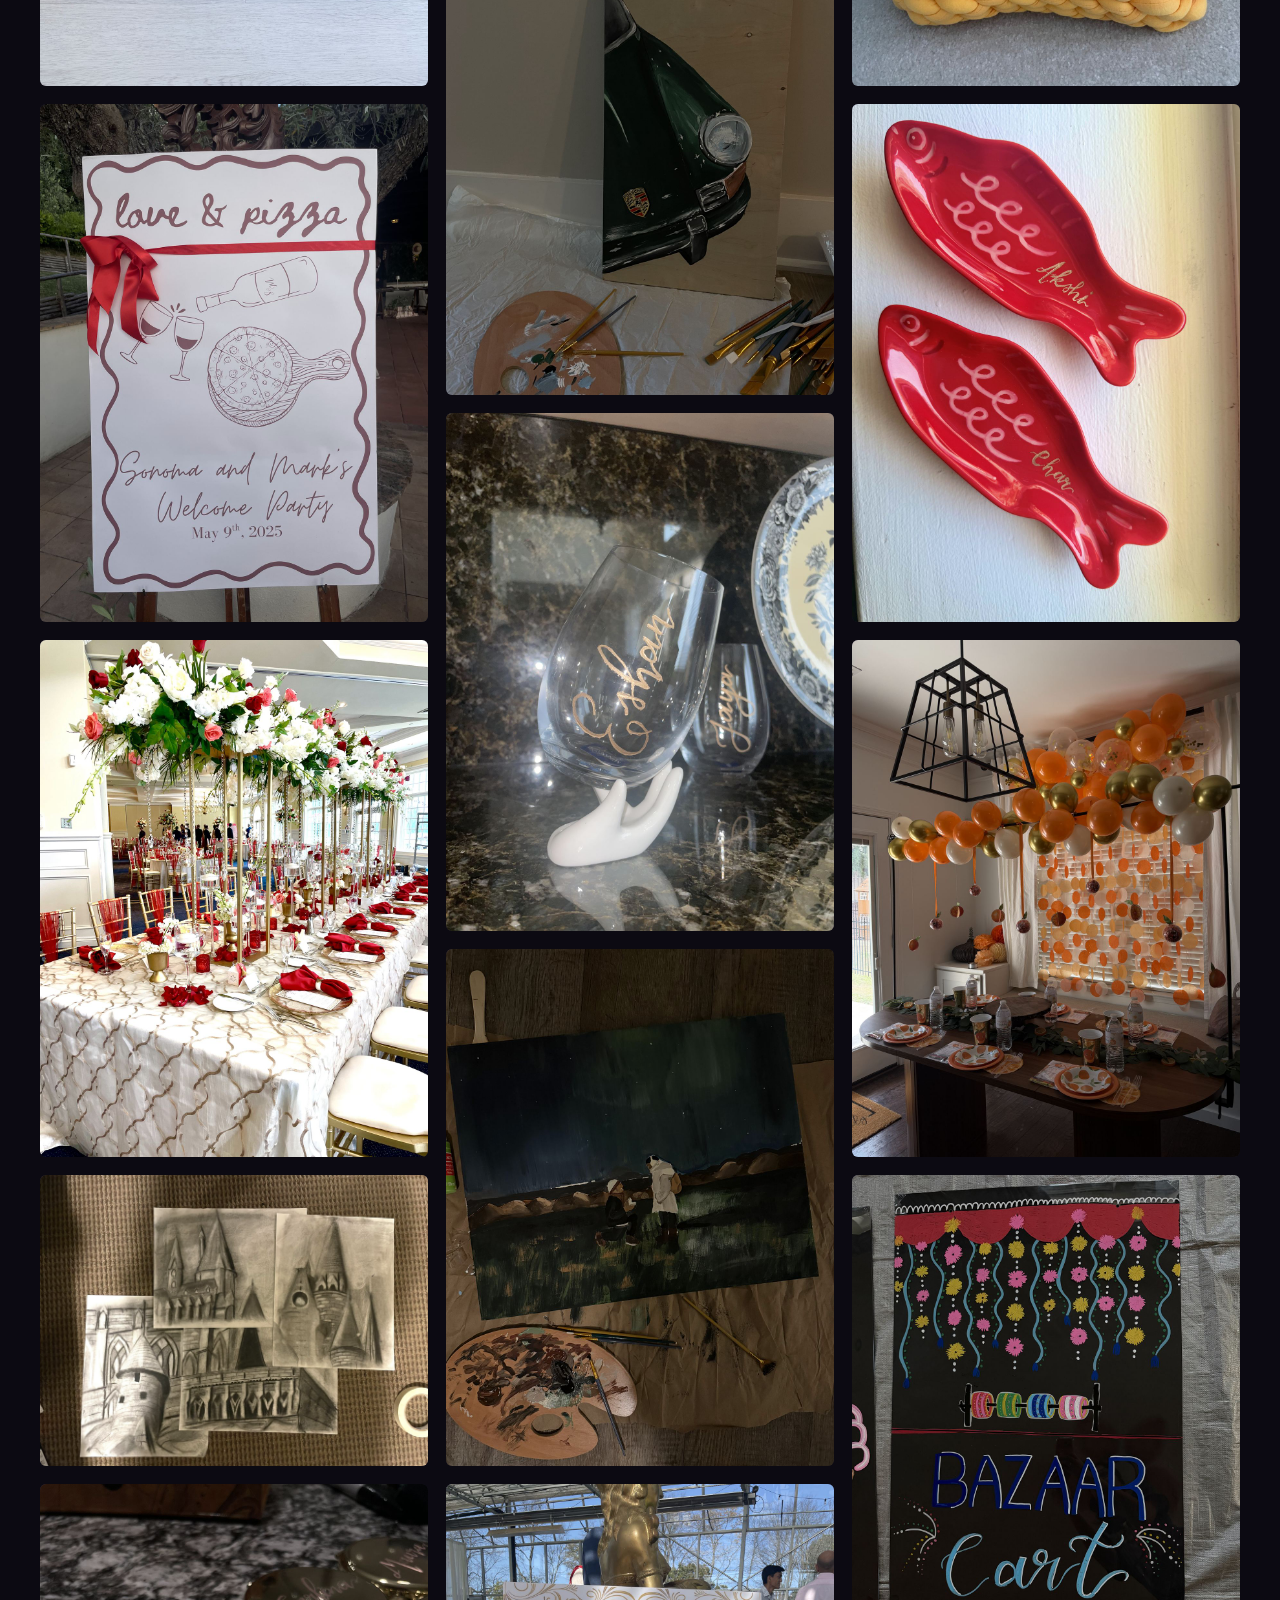
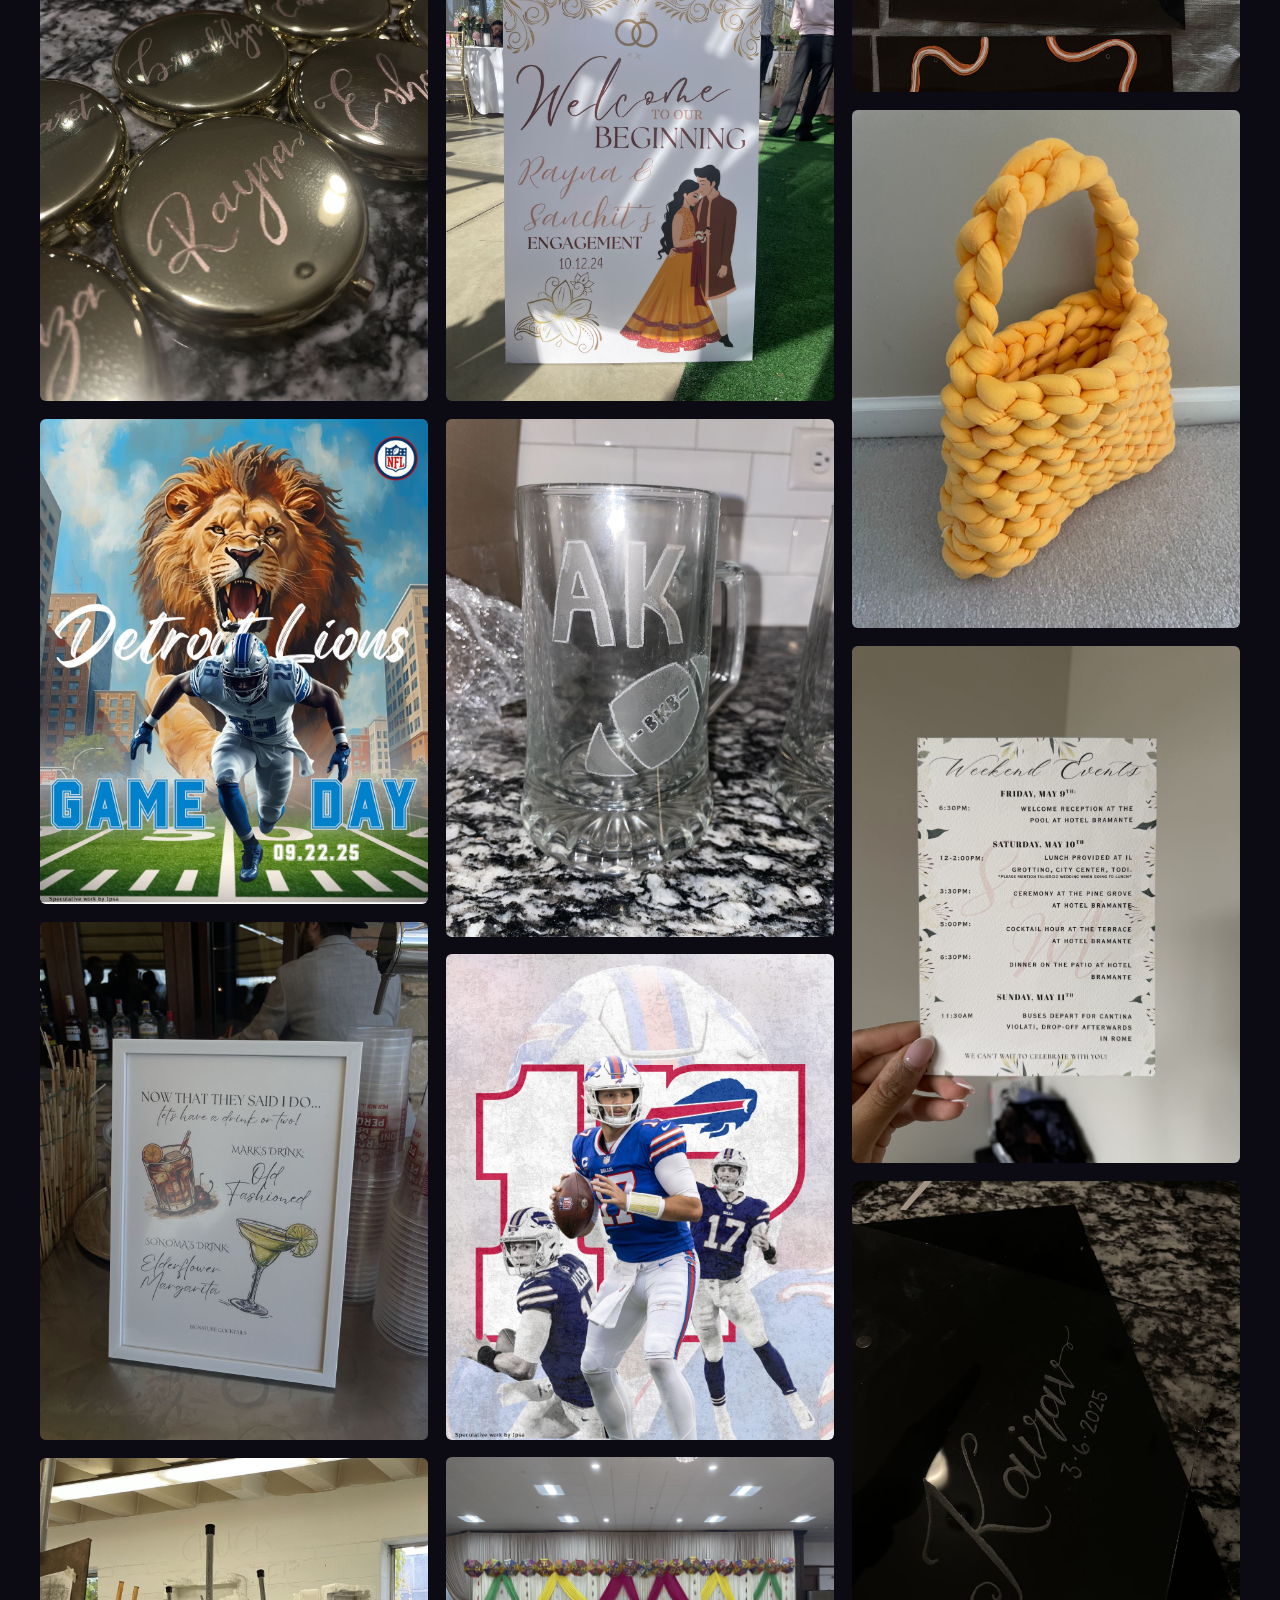
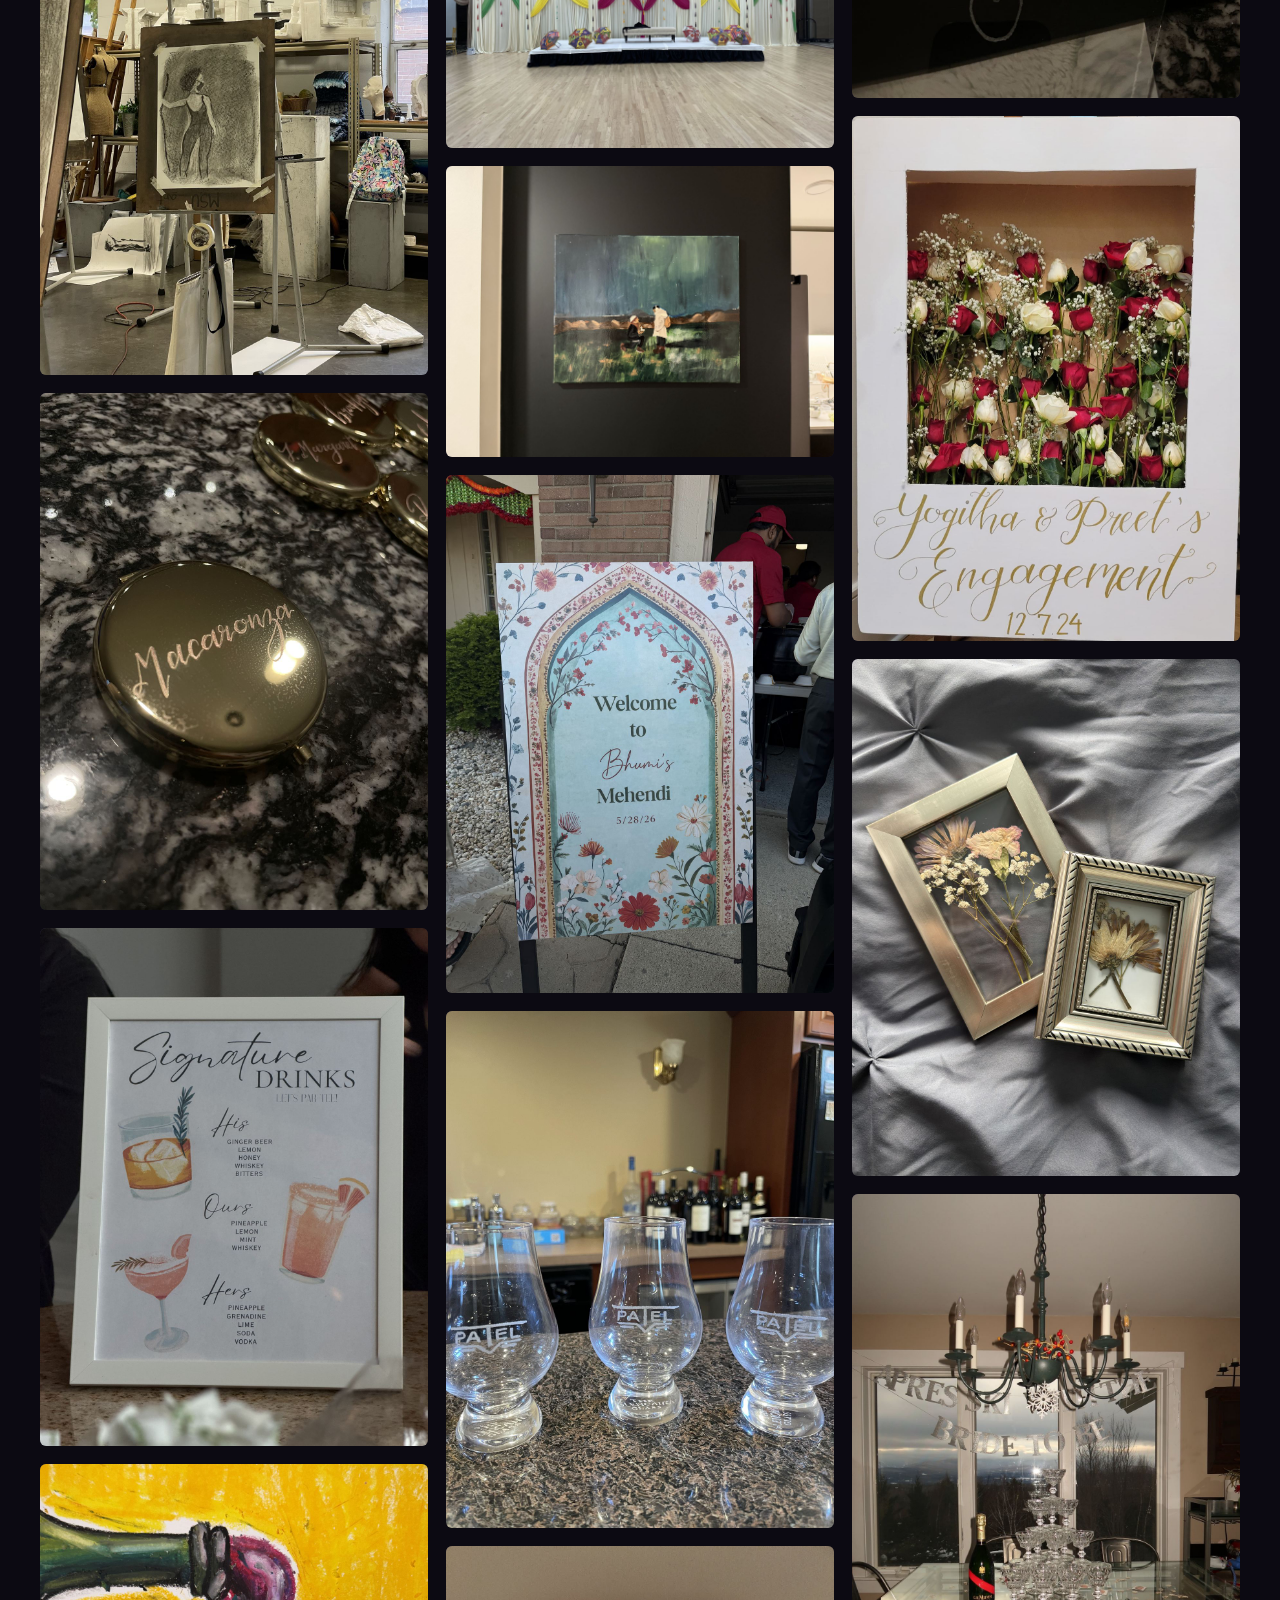
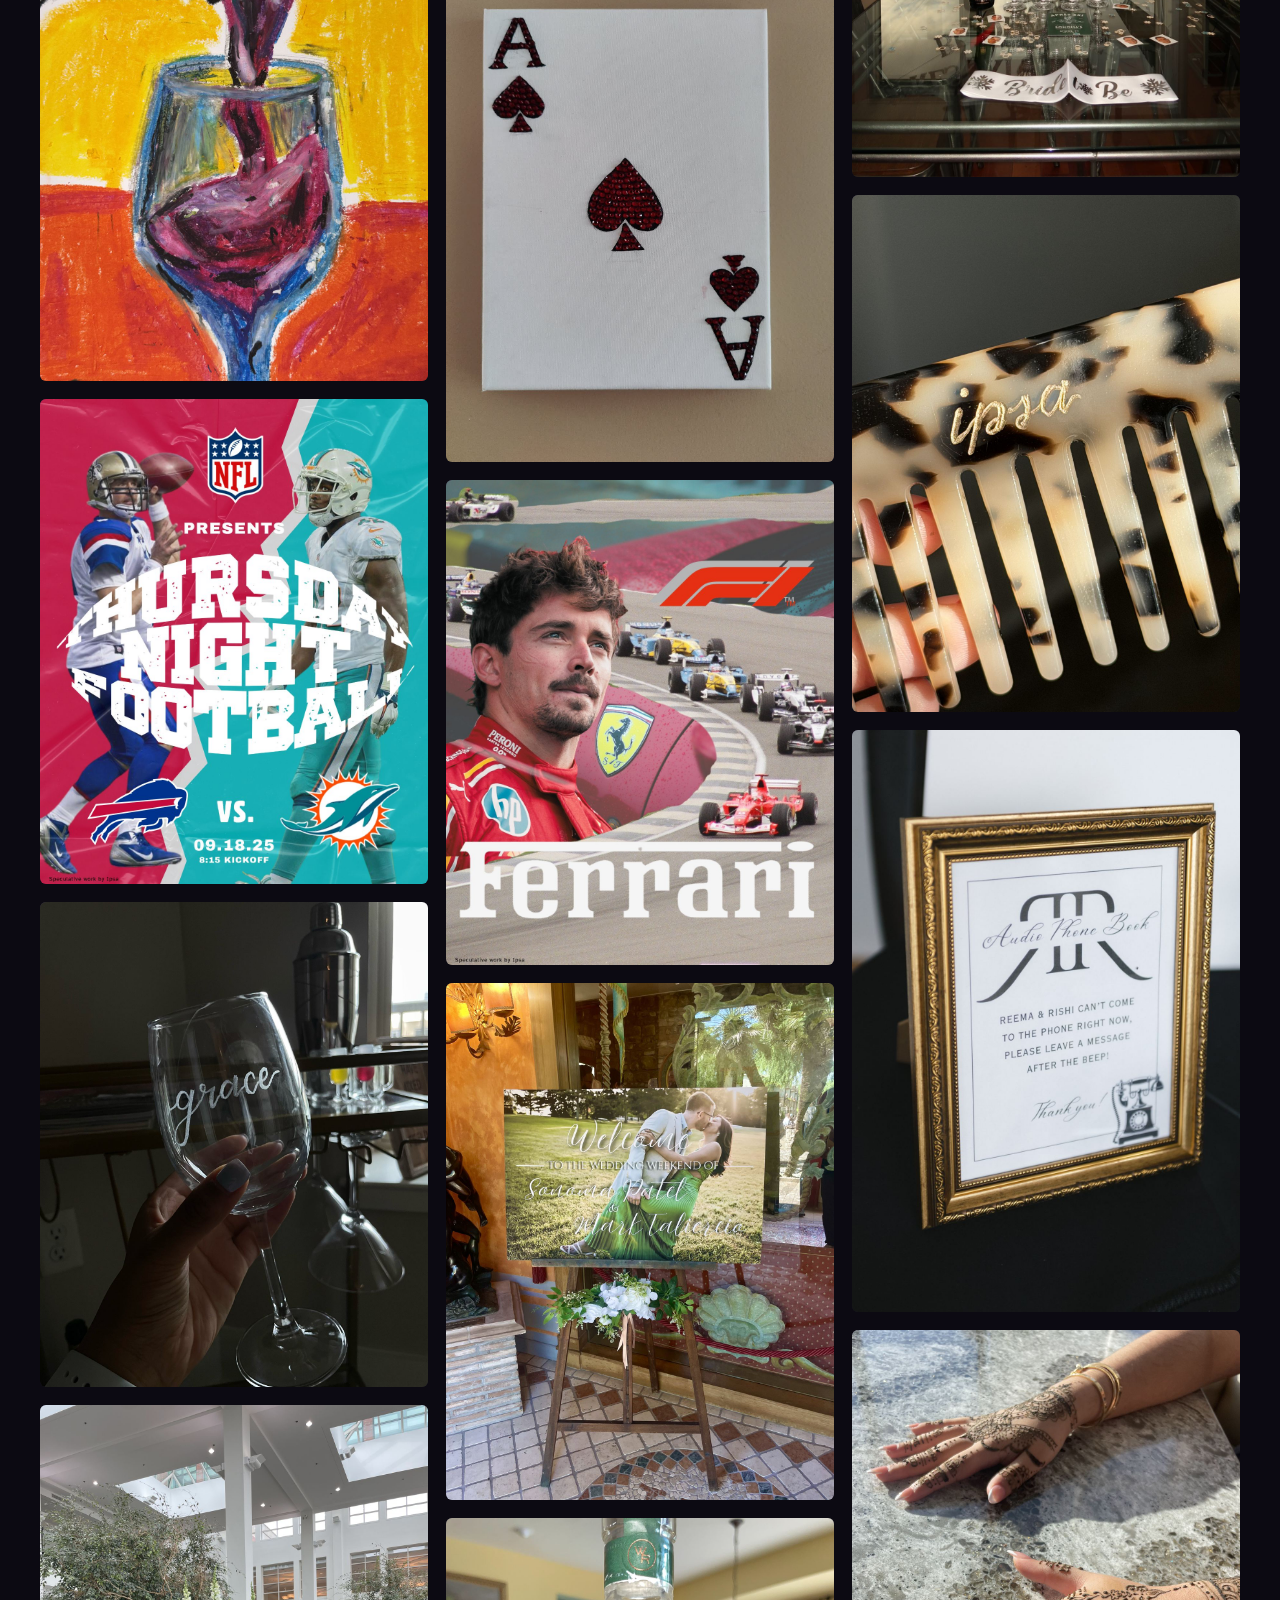
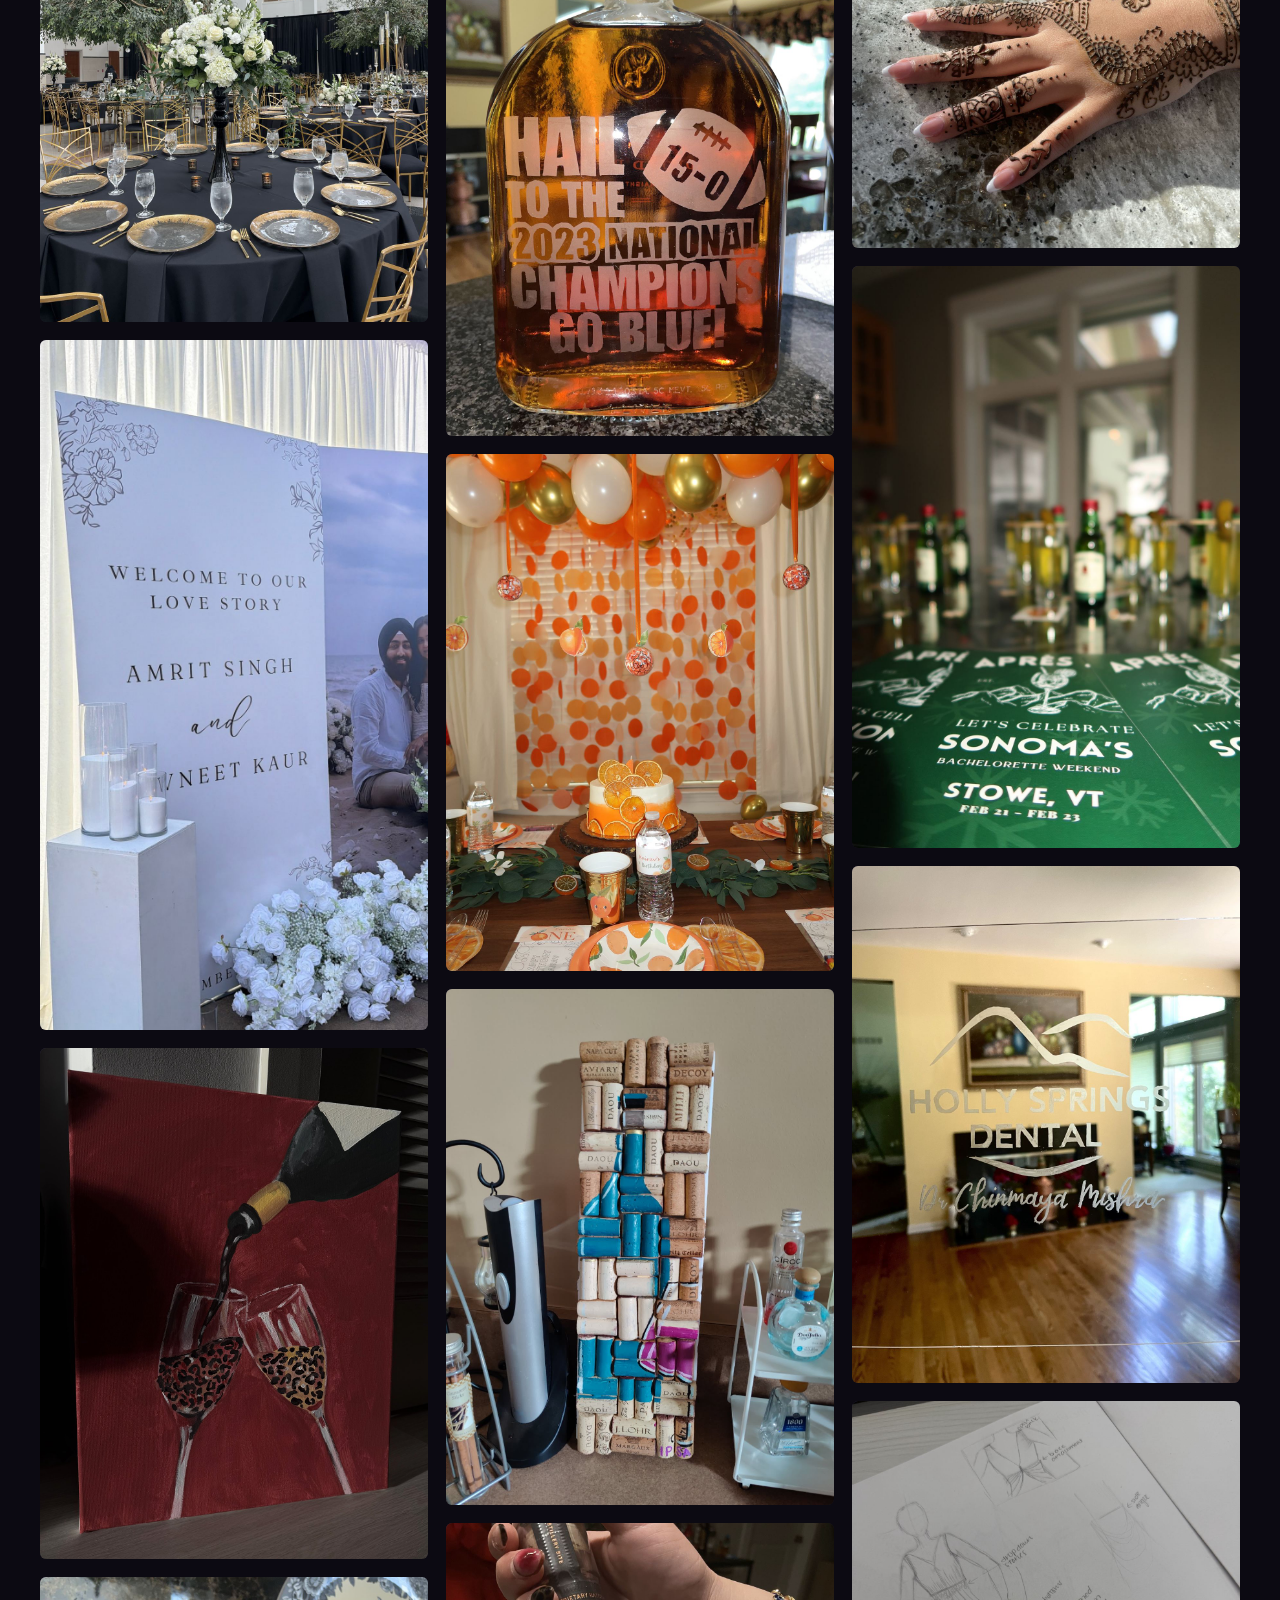
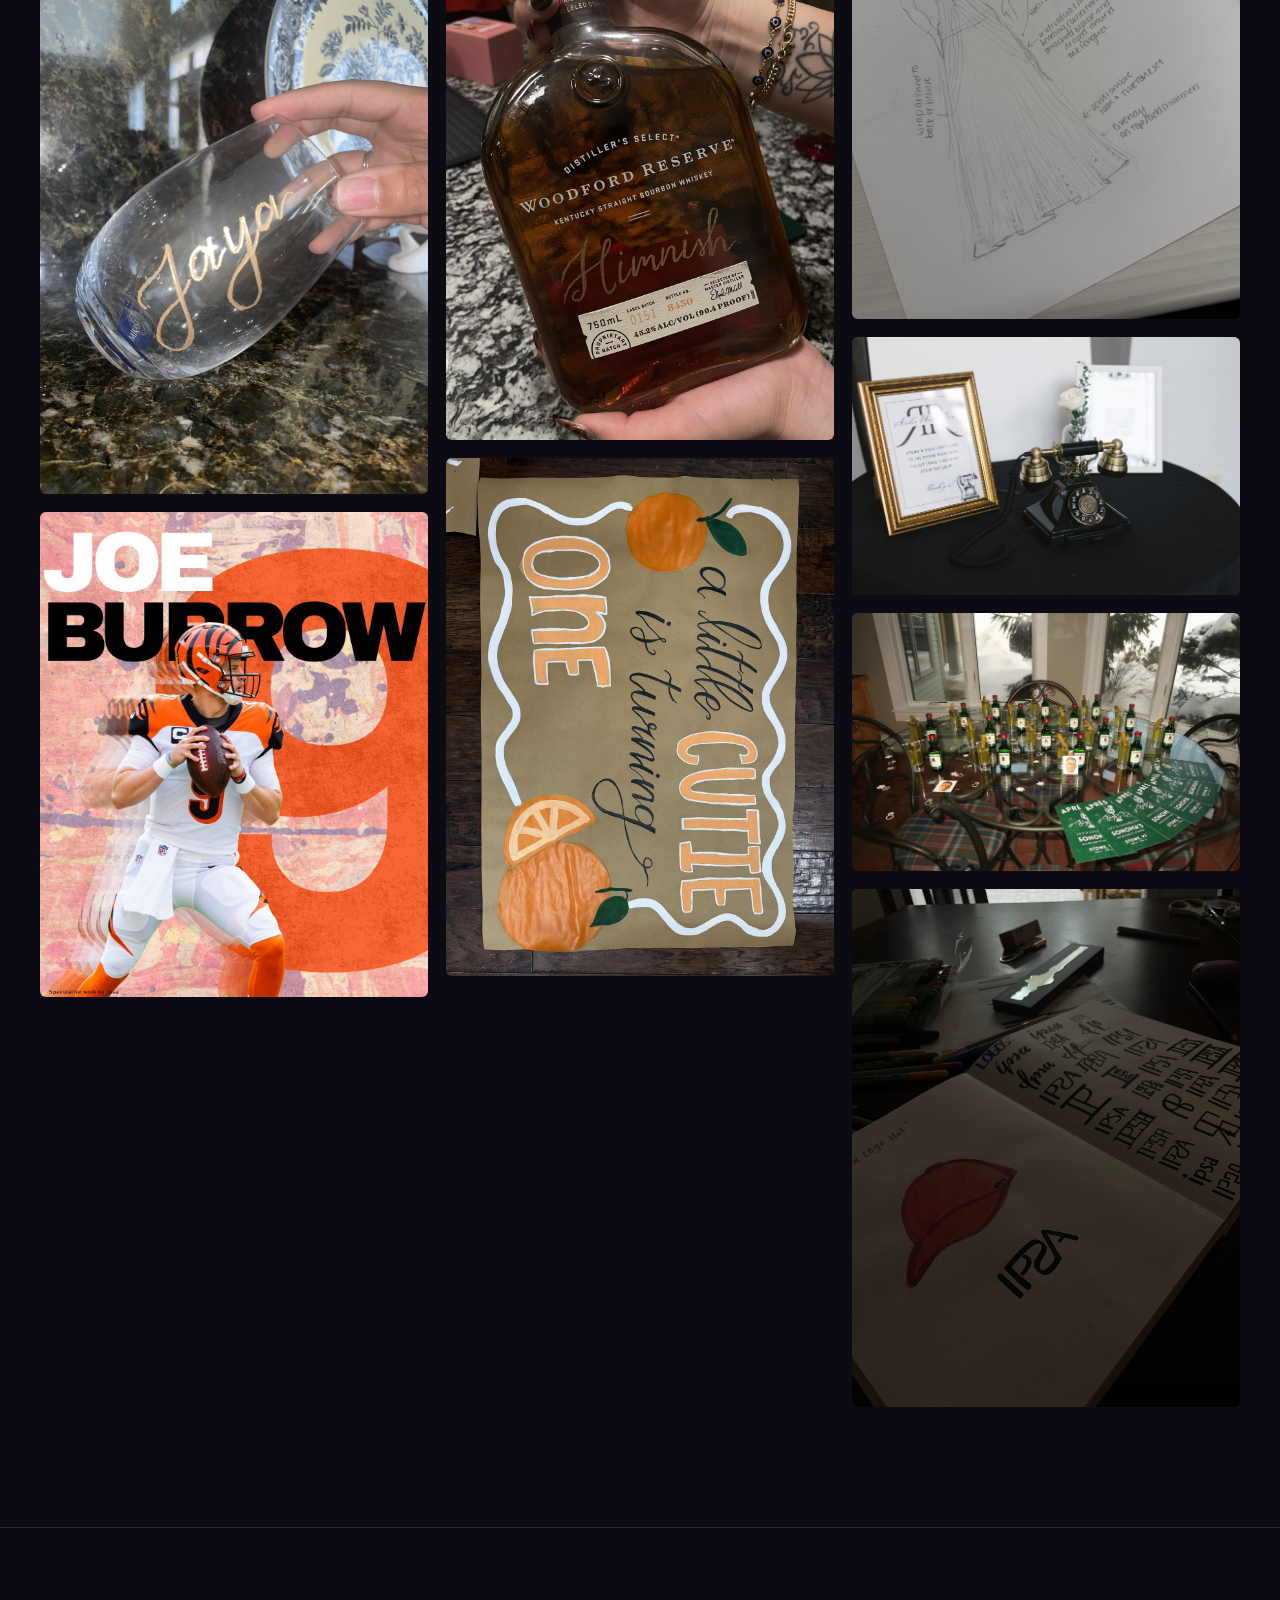
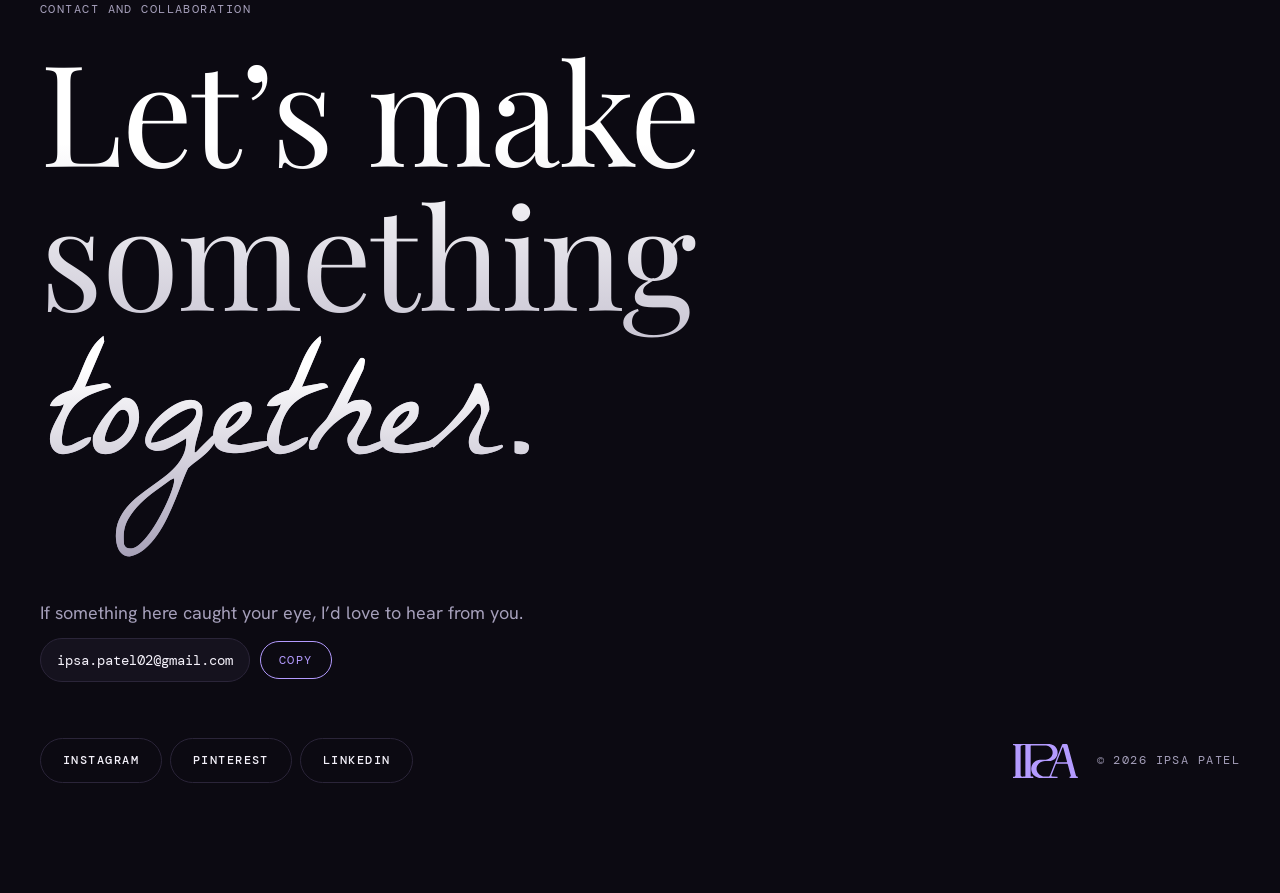
<file: work.html>
<!doctype html>
<html lang="en">
<head>
<meta charset="utf-8">
<meta name="viewport" content="width=device-width, initial-scale=1">
<title>Work | Ipsa Patel</title>
<meta name="description" content="Etching, wedding decor, signage, and digital graphics by Ipsa Patel.">
<meta property="og:type" content="website">
<meta property="og:site_name" content="Ipsa Patel">
<meta property="og:title" content="Work | Ipsa Patel">
<meta property="og:description" content="Etching, wedding decor, signage, and digital graphics by Ipsa Patel.">
<meta property="og:url" content="https://ipsapatel.com/work.html">
<meta property="og:image" content="https://ipsapatel.com/images/share.jpg">
<meta name="twitter:card" content="summary_large_image">
<meta name="twitter:image" content="https://ipsapatel.com/images/share.jpg">
<link rel="preconnect" href="https://fonts.googleapis.com">
<link rel="preconnect" href="https://fonts.gstatic.com" crossorigin>
<link rel="stylesheet" href="https://fonts.googleapis.com/css2?family=Playfair+Display:ital,wght@0,400;0,500;0,600;1,400;1,500&family=Hanken+Grotesk:wght@400;500&family=DM+Mono:wght@400;500&family=La+Belle+Aurore&family=Noto+Serif+Devanagari:wght@500&display=swap">
<link rel="icon" type="image/svg+xml" href="[data-uri]">
<link rel="stylesheet" href="style.css?v=60db7535">
</head>
<body>
<header class="nav">
  <div class="wrap">
    <a class="brand" href="./" aria-label="Ipsa Patel, home"><span class="logo" role="img" aria-label="IPA monogram"></span></a>
    <ul><li><a href="./">Home</a></li><li><a href="work.html" aria-current="page">Work</a></li><li><a href="live.html">In the Studio</a></li><li><a href="about.html">About</a></li></ul>
    <div></div>
  </div>
</header>
<main>
  <section class="pagehead">
    <div class="wrap">
      <p class="mono">Portfolio</p>
      <h1 class="display grad">Work</h1>
      <p class="lede">From etching and wedding decor to signage, print and digital design, and handmade art, I love making things in every medium I can.</p>
    </div>
  </section>
  <section class="wrap">
    <div class="chips" role="group" aria-label="Filter work by category">
      <button class="chip" type="button" data-filter="all" aria-pressed="true">All</button>
      <button class="chip" type="button" data-filter="etching" aria-pressed="false">Etching</button>
      <button class="chip" type="button" data-filter="weddings" aria-pressed="false">Weddings/Events</button>
      <button class="chip" type="button" data-filter="signage" aria-pressed="false">Signage</button>
      <button class="chip" type="button" data-filter="digital" aria-pressed="false">Print &amp; digital</button>
      <button class="chip" type="button" data-filter="art" aria-pressed="false">Art &amp; handmade</button>
    </div>
    <p class="count" id="count" aria-live="polite"></p>
    <!-- To add a photo: put the file in an images folder, then add <img src="images/name.jpg" alt="..."> inside the button, before the span. -->
    <div class="grid">
      <figure class="item" data-cat="etching"><button class="slot" type="button" aria-label="View engraved compacts"><img src="images/compacts-cluster.jpg" alt="Engraved compacts" loading="lazy"></button></figure>
      <figure class="item" data-cat="art"><button class="slot" type="button" aria-label="View domino skyline"><img src="images/art-dominoes.jpg" alt="Domino skyline" loading="lazy"></button></figure>
      <figure class="item" data-cat="signage"><button class="slot" type="button" aria-label="View love &amp; pizza"><img src="images/sign-pizza.jpg" alt="Love &amp; Pizza" loading="lazy"></button></figure>
      <figure class="item" data-cat="weddings"><button class="slot" type="button" aria-label="View reception tablescape"><img src="images/tablescape-red.jpg" alt="Reception tablescape" loading="lazy"></button></figure>
      <figure class="item" data-cat="art"><button class="slot" type="button" aria-label="View charcoal castles"><img src="images/art-charcoal-castles.jpg" alt="Charcoal castles" loading="lazy"></button></figure>
      <figure class="item" data-cat="etching"><button class="slot" type="button" aria-label="View rose gold lettering"><img src="images/compact-rose.jpg" alt="Rose gold lettering" loading="lazy"></button></figure>
      <figure class="item" data-cat="digital"><button class="slot" type="button" aria-label="View detroit lions game day"><img src="images/gfx-lions.jpg" alt="Detroit Lions game day" loading="lazy"></button></figure>
      <figure class="item" data-cat="signage"><button class="slot" type="button" aria-label="View drinks sign"><img src="images/sign-drinks.jpg" alt="Drinks sign" loading="lazy"></button></figure>
      <figure class="item" data-cat="art"><button class="slot" type="button" aria-label="View charcoal figure"><img src="images/art-charcoal-figure.jpg" alt="Charcoal figure" loading="lazy"></button></figure>
      <figure class="item" data-cat="etching"><button class="slot" type="button" aria-label="View single compact"><img src="images/compact-single.jpg" alt="Single compact" loading="lazy"></button></figure>
      <figure class="item" data-cat="signage"><button class="slot" type="button" aria-label="View signature drinks"><img src="images/sign-signature.jpg" alt="Signature drinks" loading="lazy"></button></figure>
      <figure class="item" data-cat="art"><button class="slot" type="button" aria-label="View oil pastel pour"><img src="images/art-pour.jpg" alt="Oil pastel pour" loading="lazy"></button></figure>
      <figure class="item" data-cat="digital"><button class="slot" type="button" aria-label="View thursday night football"><img src="images/gfx-tnf.jpg" alt="Thursday Night Football" loading="lazy"></button></figure>
      <figure class="item" data-cat="etching"><button class="slot" type="button" aria-label="View lettered wine glass"><img src="images/glass-grace.jpg" alt="Lettered wine glass" loading="lazy"></button></figure>
      <figure class="item" data-cat="weddings"><button class="slot" type="button" aria-label="View black and gold tables"><img src="images/table-black-gold.jpg" alt="Black and gold tables" loading="lazy"></button></figure>
      <figure class="item" data-cat="signage"><button class="slot" type="button" aria-label="View welcome to our love story"><img src="images/sign-lovestory.jpg" alt="Welcome to our love story" loading="lazy"></button></figure>
      <figure class="item" data-cat="art"><button class="slot" type="button" aria-label="View wine toast painting"><img src="images/art-wine-toast.jpg" alt="Wine toast painting" loading="lazy"></button></figure>
      <figure class="item" data-cat="etching"><button class="slot" type="button" aria-label="View stemless glasses"><img src="images/glasses-gold.jpg" alt="Stemless glasses" loading="lazy"></button></figure>
      <figure class="item" data-cat="digital"><button class="slot" type="button" aria-label="View joe burrow, number 9"><img src="images/gfx-burrow.jpg" alt="Joe Burrow, number 9" loading="lazy"></button></figure>
      <figure class="item" data-cat="signage"><button class="slot" type="button" aria-label="View mehendi night welcome"><img src="images/sign-mehendi-night.jpg" alt="Mehendi night welcome" loading="lazy"></button></figure>
      <figure class="item" data-cat="weddings"><button class="slot" type="button" aria-label="View carved screen backdrop"><img src="images/backdrop-screen.jpg" alt="Carved screen backdrop" loading="lazy"></button></figure>
      <figure class="item" data-cat="art"><button class="slot" type="button" aria-label="View car painting"><img src="images/art-porsche.jpg" alt="Car painting" loading="lazy"></button></figure>
      <figure class="item" data-cat="etching"><button class="slot" type="button" aria-label="View glass pair"><img src="images/glasses-pair.jpg" alt="Glass pair" loading="lazy"></button></figure>
      <figure class="item" data-cat="art"><button class="slot" type="button" aria-label="View painted scene"><img src="images/art-couple-wip.jpg" alt="Painted scene" loading="lazy"></button></figure>
      <figure class="item" data-cat="signage"><button class="slot" type="button" aria-label="View engagement welcome"><img src="images/sign-engagement.jpg" alt="Engagement welcome" loading="lazy"></button></figure>
      <figure class="item" data-cat="etching"><button class="slot" type="button" aria-label="View etched beer mug"><img src="images/mug-initials.jpg" alt="Etched beer mug" loading="lazy"></button></figure>
      <figure class="item" data-cat="digital"><button class="slot" type="button" aria-label="View josh allen, number 17"><img src="images/gfx-allen.jpg" alt="Josh Allen, number 17" loading="lazy"></button></figure>
      <figure class="item" data-cat="weddings"><button class="slot" type="button" aria-label="View colorful stage"><img src="images/stage-umbrellas.jpg" alt="Colorful stage" loading="lazy"></button></figure>
      <figure class="item" data-cat="art"><button class="slot" type="button" aria-label="View painted couple"><img src="images/art-couple.jpg" alt="Painted couple" loading="lazy"></button></figure>
      <figure class="item" data-cat="signage"><button class="slot" type="button" aria-label="View mehendi welcome"><img src="images/sign-mehendi.jpg" alt="Mehendi welcome" loading="lazy"></button></figure>
      <figure class="item" data-cat="etching"><button class="slot" type="button" aria-label="View whiskey glasses"><img src="images/whiskey-glasses.jpg" alt="Whiskey glasses" loading="lazy"></button></figure>
      <figure class="item" data-cat="art"><button class="slot" type="button" aria-label="View ace of spades"><img src="images/art-ace.jpg" alt="Ace of spades" loading="lazy"></button></figure>
      <figure class="item" data-cat="digital"><button class="slot" type="button" aria-label="View ferrari f1 poster"><img src="images/gfx-ferrari.jpg" alt="Ferrari F1 poster" loading="lazy"></button></figure>
      <figure class="item" data-cat="signage"><button class="slot" type="button" aria-label="View wedding weekend welcome"><img src="images/sign-welcome.jpg" alt="Wedding weekend welcome" loading="lazy"></button></figure>
      <figure class="item" data-cat="etching"><button class="slot" type="button" aria-label="View etched whiskey bottle"><img src="images/bottle-victors.jpg" alt="Etched whiskey bottle" loading="lazy"></button></figure>
      <figure class="item" data-cat="weddings"><button class="slot" type="button" aria-label="View first birthday"><img src="images/birthday-orange.jpg" alt="First birthday" loading="lazy"></button></figure>
      <figure class="item" data-cat="art"><button class="slot" type="button" aria-label="View cork art"><img src="images/art-corks.jpg" alt="Cork art" loading="lazy"></button></figure>
      <figure class="item" data-cat="etching"><button class="slot" type="button" aria-label="View personalized bourbon"><img src="images/bottle-bourbon.jpg" alt="Personalized bourbon" loading="lazy"></button></figure>
      <figure class="item" data-cat="signage"><button class="slot" type="button" aria-label="View a little cutie is turning one"><img src="images/sign-cutie.jpg" alt="A little cutie is turning one" loading="lazy"></button></figure>
      <figure class="item" data-cat="digital"><button class="slot" type="button" aria-label="View ceremony program"><img src="images/program-ceremony.jpg" alt="Ceremony program" loading="lazy"></button></figure>
      <figure class="item" data-cat="art"><button class="slot" type="button" aria-label="View chunky knit bag"><img src="images/crochet-bag.jpg" alt="Chunky knit bag" loading="lazy"></button></figure>
      <figure class="item" data-cat="etching"><button class="slot" type="button" aria-label="View lettered dishes"><img src="images/fish-dishes.jpg" alt="Lettered dishes" loading="lazy"></button></figure>
      <figure class="item" data-cat="weddings"><button class="slot" type="button" aria-label="View balloon garland"><img src="images/birthday-room.jpg" alt="Balloon garland" loading="lazy"></button></figure>
      <figure class="item" data-cat="signage"><button class="slot" type="button" aria-label="View bazaar cart"><img src="images/sign-bazaar.jpg" alt="Bazaar cart" loading="lazy"></button></figure>
      <figure class="item" data-cat="art"><button class="slot" type="button" aria-label="View knit bag, side view"><img src="images/crochet-bag-angle.jpg" alt="Knit bag, side view" loading="lazy"></button></figure>
      <figure class="item" data-cat="digital"><button class="slot" type="button" aria-label="View weekend schedule"><img src="images/card-weekend.jpg" alt="Weekend schedule" loading="lazy"></button></figure>
      <figure class="item" data-cat="etching"><button class="slot" type="button" aria-label="View etched acrylic"><img src="images/acrylic-sign.jpg" alt="Etched acrylic" loading="lazy"></button></figure>
      <figure class="item" data-cat="signage"><button class="slot" type="button" aria-label="View engagement frame"><img src="images/frame-roses.jpg" alt="Engagement frame" loading="lazy"></button></figure>
      <figure class="item" data-cat="art"><button class="slot" type="button" aria-label="View pressed flowers"><img src="images/pressed-flowers.jpg" alt="Pressed flowers" loading="lazy"></button></figure>
      <figure class="item" data-cat="weddings"><button class="slot" type="button" aria-label="View après ski table"><img src="images/apres-table.jpg" alt="Après ski table" loading="lazy"></button></figure>
      <figure class="item" data-cat="etching"><button class="slot" type="button" aria-label="View engraved comb"><img src="images/comb-ipsa.jpg" alt="Engraved comb" loading="lazy"></button></figure>
      <figure class="item" data-cat="signage"><button class="slot" type="button" aria-label="View audio phone book"><img src="images/phonebook-frame.jpg" alt="Audio phone book" loading="lazy"></button></figure>
      <figure class="item" data-cat="art"><button class="slot" type="button" aria-label="View mehendi"><img src="images/mehendi.jpg" alt="Mehendi" loading="lazy"></button></figure>
      <figure class="item" data-cat="digital"><button class="slot" type="button" aria-label="View weekend invitations"><img src="images/invites-apres.jpg" alt="Weekend invitations" loading="lazy"></button></figure>
      <figure class="item" data-cat="etching"><button class="slot" type="button" aria-label="View etched glass sign"><img src="images/office-glass.jpg" alt="Etched glass sign" loading="lazy"></button></figure>
      <figure class="item" data-cat="art"><button class="slot" type="button" aria-label="View dress sketch"><img src="images/sketch-dress.jpg" alt="Dress sketch" loading="lazy"></button></figure>
      <figure class="item" data-cat="signage"><button class="slot" type="button" aria-label="View leave a message"><img src="images/phonebook-phone.jpg" alt="Leave a message" loading="lazy"></button></figure>
      <figure class="item" data-cat="weddings"><button class="slot" type="button" aria-label="View pickleback shots"><img src="images/apres-shots.jpg" alt="Pickleback shots" loading="lazy"></button></figure>
      <figure class="item" data-cat="digital"><button class="slot" type="button" aria-label="View monogram sketches"><img src="images/sketch-monogram.jpg" alt="Monogram sketches" loading="lazy"></button></figure>
    </div>
    
  </section>
</main>
<div class="lb" id="lb" role="dialog" aria-modal="true" aria-label="Photo viewer">
  <div class="lb-inner">
    <div class="stage"></div>
    <div class="lb-bar">
      <button type="button" data-prev>Previous</button>
      <button type="button" data-close>Esc &times;</button>
      <button type="button" data-next>Next</button>
    </div>
  </div>
</div>
<footer id="contact">
  <div class="wrap">
    <p class="mono" style="margin:0 0 18px">Contact and collaboration</p>
    <h2 class="display grad">Let&rsquo;s make something <span class="script">together.</span></h2>
    <p class="lede" style="margin-top:6px">If something here caught your eye, I&rsquo;d love to hear from you.</p>
    <div class="mail"><code data-email>your-email@example.com</code><button type="button" data-copy-email>Copy</button></div>
    <div class="row">
      <div class="links">
        <a class="pill" data-link="instagram" href="#" target="_blank" rel="noopener">Instagram</a>
        <a class="pill" data-link="pinterest" href="#" target="_blank" rel="noopener">Pinterest</a>
        <a class="pill" data-link="linkedin" href="#" target="_blank" rel="noopener">LinkedIn</a>
      </div>
      <span class="foot-brand"><span class="logo" role="img" aria-label="IPA monogram"></span><span class="mono">&copy; 2026 Ipsa Patel</span></span>
    </div>
  </div>
</footer>
<script src="main.js?v=60db7535"></script>
</body>
</html>
</file>
<file: style.css>
/* Ipsa Patel: near-black, oversized tight headlines, mono labels, one hot accent, rounded dark cards. Single dark look by design. */
:root {
  --bg: #0c0a12;
  --card: #15121e;
  --card2: #1d1929;
  --line: #2b2539;
  --fg: #f4f1fa;
  --muted: #a59fba;
  --accent: #b49bff;
  --accent2: #d9ccff;
  --accent-fg: #120a26;
  --g2: #8a82a0;
  --font-head: "Bricolage Grotesque", "Helvetica Neue", Arial, sans-serif;
  --font-body: "Hanken Grotesk", system-ui, -apple-system, "Segoe UI", sans-serif;
  --font-mono: "DM Mono", ui-monospace, "SF Mono", Menlo, monospace;
  color-scheme: dark;
}
* { box-sizing: border-box; }
html { scroll-behavior: smooth; background: var(--bg); }
body { margin: 0; background: var(--bg); color: var(--fg); font-family: var(--font-body); font-size: 17px; line-height: 1.6; overflow-x: hidden; }
a { color: inherit; }
img { max-width: 100%; display: block; }
:focus-visible { outline: 2px solid var(--accent); outline-offset: 3px; }
.wrap { max-width: 1240px; margin-inline: auto; padding-inline: 20px; }
.mono { font-family: var(--font-mono); font-size: 12px; letter-spacing: .12em; text-transform: uppercase; color: var(--muted); }

/* nav */
.nav { position: sticky; top: 0; z-index: 20; background: color-mix(in srgb, var(--bg) 85%, transparent); backdrop-filter: blur(12px); }
.nav .wrap { display: grid; grid-template-columns: 1fr auto 1fr; align-items: center; height: 64px; gap: 16px; }
.brand { font-family: var(--font-mono); font-size: 12px; letter-spacing: .12em; text-transform: uppercase; text-decoration: none; line-height: 1.3; }
.brand small { display: block; color: var(--muted); font-size: 11px; }
.nav ul { display: flex; gap: 28px; list-style: none; margin: 0; padding: 0; }
.nav ul a { font-family: var(--font-mono); font-size: 12px; letter-spacing: .12em; text-transform: uppercase; text-decoration: none; color: var(--muted); }
.nav ul a:hover, .nav ul a[aria-current="page"] { color: var(--fg); }
.nav ul a[aria-current="page"]::before { content: "\2022 "; color: var(--accent); }
.nav .right { justify-self: end; }
@media (max-width: 760px) {
  .nav .wrap { grid-template-columns: 1fr auto; }
  .nav ul { grid-column: 1 / -1; grid-row: 2; justify-content: space-between; gap: 8px; padding-bottom: 10px; }
  .nav .wrap { height: auto; padding-top: 12px; }
}

/* buttons */
.pill { display: inline-flex; align-items: center; gap: 10px; font-family: var(--font-mono); font-size: 12px; letter-spacing: .12em; text-transform: uppercase; text-decoration: none; padding: 12px 22px; border-radius: 999px; border: 1px solid var(--line); background: transparent; color: var(--fg); cursor: pointer; font-weight: 500; }
.pill:hover { border-color: var(--fg); }
.pill.hot { background: var(--accent); border-color: var(--accent); color: var(--accent-fg); }
.pill.white { background: var(--fg); border-color: var(--fg); color: var(--bg); }
.pill.hot:hover, .pill.white:hover { filter: brightness(1.08); }
.btns { display: flex; flex-wrap: wrap; gap: 12px; }
.btns.center { justify-content: center; }
.dot { width: 8px; height: 8px; border-radius: 50%; background: var(--accent); display: inline-block; }

/* floating pill */
.float { position: fixed; z-index: 15; left: 50%; transform: translateX(-50%); bottom: calc(18px + env(safe-area-inset-bottom, 0px)); display: flex; gap: 8px; align-items: center; background: var(--fg); color: var(--bg); text-decoration: none; font-family: var(--font-mono); font-size: 12px; letter-spacing: .12em; text-transform: uppercase; padding: 12px 20px; border-radius: 999px; box-shadow: 0 10px 40px rgba(0,0,0,.5); }
.float:hover { background: var(--accent); color: var(--accent-fg); }

/* type */
.display { font-family: var(--font-head); font-weight: 700; letter-spacing: -.045em; line-height: .92; margin: 0; text-wrap: balance; }
.grad { background: linear-gradient(180deg, #ffffff 20%, var(--g2) 100%); -webkit-background-clip: text; background-clip: text; color: transparent; }
.h2 { font-family: var(--font-head); font-weight: 700; font-size: clamp(36px, 6.5vw, 84px); letter-spacing: -.04em; line-height: .96; margin: 0 0 18px; text-wrap: balance; }
.lede { color: var(--muted); max-width: 52ch; margin: 0; font-size: 18px; }
.sec { padding-block: 96px 8px; }

/* hero */
.hero { position: relative; overflow: hidden; padding-block: 72px 56px; text-align: center; }
.hero::before { content: ""; position: absolute; inset: -20% -10% auto; height: 80%; background: radial-gradient(45% 60% at 30% 0%, color-mix(in srgb, var(--accent) 36%, transparent), transparent 70%), radial-gradient(40% 55% at 72% 0%, color-mix(in srgb, var(--accent2) 22%, transparent), transparent 70%); pointer-events: none; }
.hero .wrap { position: relative; }
.hero .display { font-size: clamp(54px, 12.4vw, 188px); margin: 26px auto 22px; max-width: 12ch; }
.sig { font-family: var(--font-head); font-weight: 500; font-size: clamp(22px, 3vw, 32px); letter-spacing: -.02em; color: var(--accent2); line-height: 1; margin: 0 0 30px; }

/* marquee */
.marq { overflow: hidden; border-block: 1px solid var(--line); padding-block: 18px; margin-top: 56px; }
.marq .track { display: flex; gap: 56px; width: max-content; animation: slide 34s linear infinite; font-family: var(--font-head); font-weight: 600; font-size: clamp(22px, 3vw, 34px); letter-spacing: -.02em; color: var(--muted); white-space: nowrap; }
.marq .track span::after { content: "\2726"; margin-left: 56px; color: var(--accent2); font-size: .6em; vertical-align: middle; }
@keyframes slide { to { transform: translateX(-50%); } }
@media (prefers-reduced-motion: reduce) { .marq .track { animation: none; } html { scroll-behavior: auto; } }

/* image slots */
.slot { position: relative; overflow: hidden; display: flex; align-items: flex-end; width: 100%; aspect-ratio: 4 / 5; border: 0; padding: 0; text-align: left; font: inherit; color: inherit; border-radius: 14px;
  background: radial-gradient(120% 90% at 20% 10%, color-mix(in srgb, var(--accent) 26%, var(--card2)), var(--card2) 60%); }
.slot.b { background: radial-gradient(120% 90% at 80% 10%, color-mix(in srgb, var(--accent2) 22%, var(--card2)), var(--card2) 65%); }
.slot.c { background: radial-gradient(120% 90% at 50% 0%, color-mix(in srgb, var(--accent) 34%, var(--card2)), var(--card) 65%); }
.slot.wide { aspect-ratio: 16 / 10; }
.slot span { position: relative; padding: 14px 16px; font-family: var(--font-mono); font-size: 11px; letter-spacing: .12em; text-transform: uppercase; color: var(--muted); }
.slot img { position: absolute; inset: 0; width: 100%; height: 100%; object-fit: cover; }
button.slot { cursor: zoom-in; transition: transform .25s ease; }
button.slot:hover { transform: scale(.985); }

/* featured cards */
.feat { display: grid; grid-template-columns: 1.25fr 1fr; gap: 16px; margin-top: 44px; }
.feat .big { grid-row: span 2; }
@media (max-width: 860px) { .feat { grid-template-columns: 1fr; } .feat .big { grid-row: auto; } }
.card { position: relative; display: flex; flex-direction: column; justify-content: flex-end; min-height: 300px; padding: 22px; border-radius: 24px; background: var(--card); border: 1px solid var(--line); text-decoration: none; overflow: hidden; isolation: isolate; }
.card .slot { position: absolute; inset: 0; z-index: -1; border-radius: 0; aspect-ratio: auto; height: 100%; opacity: .9; }
.card::after { content: ""; position: absolute; inset: 0; z-index: -1; background: linear-gradient(180deg, transparent 35%, color-mix(in srgb, var(--bg) 85%, transparent)); }
.card.big { min-height: 560px; }
.tag { align-self: flex-start; font-family: var(--font-mono); font-size: 11px; letter-spacing: .12em; text-transform: uppercase; padding: 6px 12px; border-radius: 999px; background: color-mix(in srgb, var(--fg) 14%, transparent); backdrop-filter: blur(8px); margin-bottom: 14px; }
.card h3 { font-family: var(--font-head); font-weight: 700; font-size: clamp(28px, 3.4vw, 44px); letter-spacing: -.035em; line-height: 1; margin: 0 0 8px; }
.card p { margin: 0; color: color-mix(in srgb, var(--fg) 78%, var(--bg)); font-size: 15px; max-width: 38ch; }
.card:hover { border-color: var(--accent); }

/* statement band */
.state { margin-top: 96px; border-radius: 32px; background: var(--card); border: 1px solid var(--line); padding: clamp(32px, 6vw, 72px); position: relative; overflow: hidden; }
.state::after { content: ""; position: absolute; width: 360px; height: 360px; left: -140px; bottom: -180px; border-radius: 50%; background: radial-gradient(closest-side, color-mix(in srgb, var(--accent2) 30%, transparent), transparent); }
.state::before { content: ""; position: absolute; width: 520px; height: 520px; right: -160px; top: -200px; border-radius: 50%; background: radial-gradient(closest-side, color-mix(in srgb, var(--accent) 55%, transparent), transparent); }
.state > * { position: relative; }
.state .h2 { max-width: 14ch; }
.state p { max-width: 46ch; color: var(--muted); margin: 0 0 26px; font-size: 18px; }

/* inner page head */
.pagehead { padding-block: 64px 12px; }
.pagehead .display { font-size: clamp(64px, 15vw, 220px); margin-bottom: 20px; }

/* work */
.chips { display: flex; flex-wrap: wrap; gap: 8px; margin: 28px 0 22px; }
.chip { font-family: var(--font-mono); font-size: 12px; letter-spacing: .12em; text-transform: uppercase; padding: 10px 18px; border-radius: 999px; border: 1px solid var(--line); background: transparent; color: var(--muted); cursor: pointer; }
.chip:hover { color: var(--fg); border-color: var(--fg); }
.chip[aria-pressed="true"] { background: var(--fg); color: var(--bg); border-color: var(--fg); }
.count { font-family: var(--font-mono); font-size: 12px; letter-spacing: .12em; text-transform: uppercase; color: var(--muted); margin: 0 0 18px; }
.grid { display: grid; grid-template-columns: repeat(auto-fill, minmax(270px, 1fr)); gap: 16px; }
.item { margin: 0; min-width: 0; padding: 12px 12px 18px; border-radius: 24px; background: var(--card); border: 1px solid var(--line); }
.item[hidden] { display: none !important; }
.item h3 { font-family: var(--font-head); font-weight: 600; font-size: 20px; letter-spacing: -.02em; margin: 14px 6px 2px; }
.item p { margin: 0 6px; font-size: 14px; color: var(--muted); }

/* viewer */
.lb { position: fixed; inset: 0; z-index: 50; display: none; align-items: center; justify-content: center; padding: 20px; background: color-mix(in srgb, var(--bg) 94%, black); }
.lb.open { display: flex; }
.lb-inner { width: min(980px, 100%); max-height: 100%; display: grid; gap: 14px; position: relative; }
.lb .stage { background: var(--card2); aspect-ratio: 4 / 3; max-height: 68vh; width: 100%; display: grid; place-items: center; border-radius: 24px; overflow: hidden; }
.lb .stage img { width: 100%; height: 100%; object-fit: contain; }
.lb .stage .ph { font-family: var(--font-head); font-weight: 700; font-size: 64px; letter-spacing: -.04em; color: color-mix(in srgb, var(--accent) 60%, transparent); }
.lb .cap h3 { font-family: var(--font-head); font-weight: 700; font-size: 30px; letter-spacing: -.03em; margin: 0; }
.lb .cap p { margin: 2px 0 0; color: var(--muted); }
.lb-bar { display: flex; gap: 10px; justify-content: space-between; align-items: center; }
.lb button { font-family: var(--font-mono); font-size: 12px; letter-spacing: .12em; text-transform: uppercase; padding: 11px 20px; border-radius: 999px; border: 1px solid var(--line); background: transparent; color: var(--fg); cursor: pointer; }
.lb button:hover { border-color: var(--fg); }
.lb button[data-close] { background: var(--fg); color: var(--bg); border-color: var(--fg); }

/* about */
.about { display: grid; grid-template-columns: 360px minmax(0, 1fr); gap: 56px; align-items: start; padding-top: 64px; }
@media (max-width: 860px) { .about { grid-template-columns: 1fr; gap: 28px; } .about .slot { max-width: 360px; } }
.about .slot { border-radius: 200px 200px 24px 24px; }
.about p { max-width: 58ch; margin: 0 0 16px; color: color-mix(in srgb, var(--fg) 80%, var(--bg)); }
.facts { list-style: none; margin: 30px 0 0; padding: 0; max-width: 60ch; border-top: 1px solid var(--line); }
.facts li { display: grid; grid-template-columns: 110px minmax(0, 1fr); gap: 16px; padding: 14px 0; border-bottom: 1px solid var(--line); font-size: 16px; }
.facts b { font-family: var(--font-mono); font-weight: 400; font-size: 12px; letter-spacing: .12em; text-transform: uppercase; color: var(--accent); padding-top: 4px; }

/* live steps */
.steps { display: grid; grid-template-columns: repeat(3, minmax(0, 1fr)); gap: 16px; margin-top: 40px; }
@media (max-width: 860px) { .steps { grid-template-columns: 1fr; } }
.step { padding: 26px; border-radius: 24px; background: var(--card); border: 1px solid var(--line); }
.step .mono { color: var(--accent); }
.step h3 { font-family: var(--font-head); font-weight: 700; font-size: 28px; letter-spacing: -.03em; line-height: 1.05; margin: 14px 0 8px; }
.step p { margin: 0; color: var(--muted); font-size: 15px; }
.occ { display: flex; flex-wrap: wrap; gap: 10px; margin-top: 28px; }
.occ div { padding: 12px 20px; border-radius: 999px; border: 1px solid var(--line); font-family: var(--font-head); font-weight: 600; font-size: 20px; letter-spacing: -.02em; }
.occ span { color: var(--muted); font-weight: 400; font-size: 14px; margin-left: 8px; font-family: var(--font-body); letter-spacing: 0; }

/* form */
.contactgrid { display: grid; grid-template-columns: minmax(0, 1fr) minmax(0, 1fr); gap: 48px; align-items: start; }
@media (max-width: 860px) { .contactgrid { grid-template-columns: 1fr; gap: 32px; } }
form.inq { display: grid; gap: 16px; background: var(--card); border: 1px solid var(--line); padding: 28px; border-radius: 24px; }
form.inq label { display: grid; gap: 6px; font-family: var(--font-mono); font-size: 11px; letter-spacing: .12em; text-transform: uppercase; color: var(--muted); }
form.inq input, form.inq select, form.inq textarea { font: inherit; font-size: 16px; letter-spacing: 0; text-transform: none; color: var(--fg); background: var(--bg); border: 1px solid var(--line); border-radius: 12px; padding: 12px 14px; width: 100%; }
form.inq textarea { min-height: 110px; resize: vertical; }
.two { display: grid; grid-template-columns: repeat(2, minmax(0, 1fr)); gap: 16px; }
@media (max-width: 520px) { .two { grid-template-columns: 1fr; } }
.out { font-size: 14px; color: var(--muted); min-height: 1.4em; }
.mail { display: flex; flex-wrap: wrap; gap: 10px; align-items: center; margin-top: 10px; }
.mail code { font-family: var(--font-mono); font-size: 14px; background: var(--card); border: 1px solid var(--line); padding: 10px 16px; border-radius: 999px; user-select: all; overflow-wrap: anywhere; }
.mail button { font-family: var(--font-mono); font-size: 12px; letter-spacing: .12em; text-transform: uppercase; padding: 10px 18px; background: transparent; color: var(--accent); border: 1px solid var(--accent); border-radius: 999px; cursor: pointer; }

/* footer */
footer { margin-top: 120px; padding-block: 72px 110px; border-top: 1px solid var(--line); }
footer .display { font-size: clamp(48px, 11vw, 168px); margin-bottom: 30px; }
footer .row { display: flex; flex-wrap: wrap; gap: 14px 28px; align-items: center; justify-content: space-between; margin-top: 56px; }
footer .links { display: flex; flex-wrap: wrap; gap: 8px; }

.hl { position: relative; display: inline-block; }

/* floating objects: photos drift on their own and shift with the cursor */
.objs { position: absolute; inset: 0; z-index: 0; pointer-events: none; }
.hero .wrap { z-index: 1; }
.obj { position: absolute; width: clamp(84px, 11vw, 176px); aspect-ratio: 4 / 5; border-radius: 18px; overflow: hidden; box-shadow: 0 24px 60px rgba(0,0,0,.55); border: 1px solid var(--line);
  translate: calc(var(--mx, 0) * var(--d, 20) * 1px) calc(var(--my, 0) * var(--d, 20) * 1px); animation: bob 7s ease-in-out infinite alternate; }
.obj .slot { position: absolute; inset: 0; aspect-ratio: auto; height: 100%; border-radius: 0; }
.obj .slot span { display: none; }
.obj.o1 { left: 3%; top: 9%; animation-delay: -1s; }
.obj.o2 { right: 4%; top: 6%; animation-delay: -3s; }
.obj.o3 { left: 8%; bottom: 24%; animation-delay: -5s; }
.obj.o4 { right: 7%; bottom: 20%; animation-delay: -2s; }
@keyframes bob { from { transform: translateY(-9px); } to { transform: translateY(9px); } }
@media (max-width: 720px) { .obj { width: 76px; opacity: .55; } .obj.o3 { left: -2%; } .obj.o4 { right: -2%; } }
@media (prefers-reduced-motion: reduce) { .obj { animation: none; translate: none; } }
.grad { padding-bottom: .12em; }

/* chapters */
.chapters { padding-top: 24px; }
.chapter { padding-top: 88px; }
.chead { display: flex; justify-content: space-between; align-items: flex-end; gap: 24px 48px; flex-wrap: wrap; margin-bottom: 26px; }
.chead .display { font-size: clamp(40px, 7vw, 96px); margin-top: 12px; }
.cside { max-width: 36ch; }
.cside p { margin: 0 0 12px; color: var(--muted); }
.more { font-family: var(--font-mono); font-size: 12px; letter-spacing: .12em; text-transform: uppercase; text-decoration: none; color: var(--accent); }
.more::after { content: " \2192"; }
.more:hover { text-decoration: underline; }
.gal { display: grid; grid-template-columns: repeat(4, minmax(0, 1fr)); grid-auto-rows: clamp(120px, 19vw, 250px); gap: 12px; }
.gal .slot { aspect-ratio: auto; height: 100%; border-radius: 22px; text-decoration: none; transition: transform .3s ease; }
.gal .slot:hover { transform: scale(.985); }
.gal .p1 { grid-column: 1 / span 2; grid-row: 1 / span 2; }
.gal .p2 { grid-column: 3; grid-row: 1; } .gal .p3 { grid-column: 4; grid-row: 1; } .gal .p4 { grid-column: 3 / span 2; grid-row: 2; }
.flip .gal .p1 { grid-column: 3 / span 2; }
.flip .gal .p2 { grid-column: 1; } .flip .gal .p3 { grid-column: 2; } .flip .gal .p4 { grid-column: 1 / span 2; }
@media (max-width: 700px) {
  .gal { grid-template-columns: repeat(2, minmax(0, 1fr)); grid-auto-rows: 150px; }
  .gal .p1, .flip .gal .p1 { grid-column: 1 / span 2; grid-row: span 2; }
  .gal .p2, .flip .gal .p2 { grid-column: 1; grid-row: auto; } .gal .p3, .flip .gal .p3 { grid-column: 2; grid-row: auto; }
  .gal .p4, .flip .gal .p4 { grid-column: 1 / span 2; grid-row: auto; }
}
.slot.big { aspect-ratio: 16 / 8; border-radius: 28px; text-decoration: none; }
@media (max-width: 700px) { .slot.big { aspect-ratio: 4 / 3; } }
.frames { display: grid; grid-template-columns: repeat(3, minmax(0, 1fr)); gap: 16px; margin-top: 16px; }
@media (max-width: 860px) { .frames { grid-template-columns: 1fr; } }
.frame .slot { aspect-ratio: 4 / 5; border-radius: 22px; }
.frame .mono { margin: 16px 0 4px; color: var(--accent); }
.frame h3 { font-family: var(--font-head); font-weight: 700; font-size: 28px; letter-spacing: -.03em; line-height: 1.05; margin: 0 0 6px; }
.frame p:last-child { margin: 0; color: var(--muted); font-size: 15px; }


/* home: one compact block of five tiles */
.bento { display: grid; grid-template-columns: 1.3fr 1fr 1fr; grid-auto-rows: clamp(210px, 21vw, 290px); gap: 14px; margin-top: 36px; }
.bento .card { min-height: 0; padding: 20px; }
.bento .card.big { grid-row: span 2; min-height: 0; }
.bento .card:not(.big) h3 { font-size: clamp(22px, 2.3vw, 30px); }
.bento .card.wide2 { grid-column: span 2; }
@media (max-width: 860px) { .bento { grid-template-columns: 1fr 1fr; } .bento .card.big { grid-column: span 2; grid-row: span 1; } .bento .card.wide2 { grid-column: span 2; } }
@media (max-width: 520px) { .bento { grid-template-columns: 1fr; grid-auto-rows: 220px; } .bento .card.big, .bento .card.wide2 { grid-column: auto; } }

/* cover: one simple screen, click anywhere to continue */
.hero { min-height: calc(100svh - 64px); display: flex; align-items: center; justify-content: center; padding-block: 56px 96px; cursor: pointer; }
.hero .wrap { width: 100%; }
.cue { position: absolute; z-index: 2; left: 50%; bottom: 30px; transform: translateX(-50%); display: flex; flex-direction: column; align-items: center; gap: 8px; font-family: var(--font-mono); font-size: 12px; letter-spacing: .14em; text-transform: uppercase; color: var(--muted); text-decoration: none; white-space: nowrap; }
.cue i { font-style: normal; font-size: 20px; color: var(--accent2); animation: nudge 1.8s ease-in-out infinite; }
@keyframes nudge { 0%, 100% { transform: translateY(0); } 50% { transform: translateY(7px); } }
.marq { margin-top: 0; scroll-margin-top: 64px; }
@media (max-width: 760px) { .hero { min-height: calc(100svh - 100px); } .marq { scroll-margin-top: 100px; } }
@media (prefers-reduced-motion: reduce) { .cue i { animation: none; } }

.card.wideband { margin-top: 14px; min-height: clamp(300px, 34vw, 460px); padding: 28px; }
.card.wideband h3 { font-size: clamp(34px, 5.5vw, 72px); }
.card.wideband p { max-width: 44ch; }

/* typed entrance */
.w { white-space: nowrap; }
.ch { visibility: hidden; }
.ch.on { visibility: visible; }
.caret { display: inline-block; width: 0; height: .78em; position: relative; vertical-align: -.04em; }
.caret::after { content: ""; position: absolute; left: .02em; top: 0; bottom: 0; width: .07em; background: var(--accent2); animation: blink 1s steps(1) infinite; }
@keyframes blink { 50% { opacity: 0; } }
.hero.typing .reveal, .hero.typing .cue { opacity: 0; }
.hero .reveal, .hero .cue { transition: opacity .8s ease; }
@media (prefers-reduced-motion: reduce) { .caret::after { animation: none; } .hero .reveal, .hero .cue { transition: none; } }

.hero .display { max-width: 15ch; }

.hero .display { font-size: clamp(44px, 9.2vw, 144px); max-width: 9em; }

/* logo */
.brand { display: inline-flex; align-items: center; }
.logo { display: block; height: 28px; aspect-ratio: 1.9165; background: var(--fg); -webkit-mask: var(--logo) center / contain no-repeat; mask: var(--logo) center / contain no-repeat; }
.brand:hover .logo { background: var(--accent); }
.foot-brand { display: inline-flex; align-items: center; gap: 18px; }
.foot-brand .logo { height: 34px; background: var(--accent); }
:root { --logo: url("[data-uri]"); }

/* cover watermark logo */
.bglogo { position:absolute; left:50%; top:50%; height:auto; width:min(78vw,980px); aspect-ratio:1.9165; background:linear-gradient(135deg,var(--accent),var(--accent2)); opacity:.07; transform:translate(-50%,-52%) translate(calc(var(--mx,0)*-14px), calc(var(--my,0)*-10px)); pointer-events:none; z-index:0; }
.brand:hover .bglogo { background:linear-gradient(135deg,var(--accent),var(--accent2)); }
@media (max-width:760px){ .bglogo{ width:92vw; opacity:.08; } }

/* recording screen */
.rec { position:relative; aspect-ratio:16/8; border-radius:22px; overflow:hidden; background:#000; display:grid; grid-template-columns:1fr 1fr; gap:2px; border:1px solid var(--line); box-shadow:0 40px 90px -40px color-mix(in srgb,var(--accent) 55%,transparent); }
.rec .clip { position:relative; display:flex; align-items:flex-end; background:radial-gradient(120% 90% at 50% 0%, color-mix(in srgb,var(--accent) 30%,var(--card2)), var(--card) 70%); }
.rec .clip.c2 { background:radial-gradient(120% 90% at 50% 0%, color-mix(in srgb,var(--accent2) 22%,var(--card2)), var(--card) 70%); }
.rec .clip video,.rec .clip img { position:absolute; inset:0; width:100%; height:100%; object-fit:cover; }
.rec .clip span { position:relative; padding:16px 20px; font:11px var(--font-mono); letter-spacing:.12em; text-transform:uppercase; color:var(--muted); }
.rec::after { content:""; position:absolute; inset:0; pointer-events:none; background:linear-gradient(180deg,rgba(12,10,18,.55),transparent 28%,transparent 38%,rgba(12,10,18,.88)); }
.rec .cn { position:absolute; width:26px; height:26px; z-index:2; border:2px solid var(--accent2); opacity:.9; pointer-events:none; }
.rec .tl { top:18px; left:18px; border-right:0; border-bottom:0; } .rec .tr { top:18px; right:18px; border-left:0; border-bottom:0; }
.rec .bl { bottom:18px; left:18px; border-right:0; border-top:0; } .rec .br { bottom:18px; right:18px; border-left:0; border-top:0; }
.rec-top { position:absolute; z-index:2; top:26px; left:56px; right:56px; display:flex; justify-content:space-between; font:12px var(--font-mono); letter-spacing:.14em; color:var(--fg); }
.recdot { display:inline-flex; align-items:center; gap:9px; } .recdot b { width:9px; height:9px; border-radius:50%; background:#ff4d6d; animation:blink 1.4s steps(2,jump-none) infinite; }
@keyframes blink { 50% { opacity:.15; } }
.rec-title { position:absolute; z-index:2; left:0; right:0; bottom:9%; text-align:center; margin:0; font-family:var(--font-head); font-weight:700; letter-spacing:-.035em; line-height:.95; font-size:clamp(34px,7.4vw,112px); background:linear-gradient(180deg,#fff,var(--accent2)); -webkit-background-clip:text; background-clip:text; color:transparent; padding-bottom:.1em; }
.rec-bar { position:absolute; z-index:2; left:56px; right:56px; bottom:26px; height:2px; background:rgba(255,255,255,.18); border-radius:2px; overflow:hidden; } .rec-bar em { display:block; height:100%; width:100%; transform-origin:left; background:var(--accent); animation:prog 12s linear infinite; }
@keyframes prog { from { transform:scaleX(0); } to { transform:scaleX(1); } }
@media (max-width:700px){ .rec{ aspect-ratio:4/5; grid-template-columns:1fr; grid-template-rows:1fr 1fr; } .rec-top,.rec-bar{ left:44px; right:44px; } }
@media (prefers-reduced-motion:reduce){ .recdot b,.rec-bar em{ animation:none; } }
.rec .clip { align-items:flex-start; justify-content:center; } .rec .clip span { padding-top:70px; }
/* name lockup */
.sig { display:flex; align-items:center; justify-content:center; gap:20px; font-family:var(--font-head); font-weight:600; font-size:clamp(13px,1.4vw,16px); letter-spacing:.34em; text-transform:uppercase; color:var(--fg); margin:34px 0 30px; }
.sig i { display:block; width:clamp(36px,7vw,84px); height:1px; background:linear-gradient(90deg,transparent,var(--accent)); }
.sig i:last-child { background:linear-gradient(270deg,transparent,var(--accent)); }
/* name tag (final) */
.sig { display:inline-flex; align-items:center; gap:12px; padding:12px 22px; margin:34px 0 30px; border:1px solid var(--line); border-radius:999px; background:color-mix(in srgb,var(--card) 70%,transparent); backdrop-filter:blur(8px); text-transform:none; letter-spacing:-.01em; font-size:clamp(16px,1.8vw,20px); font-weight:500; color:var(--accent2); }
.sig::before { content:""; width:8px; height:8px; border-radius:50%; background:var(--accent); box-shadow:0 0 12px var(--accent); }
.sig .mono { font:11px var(--font-mono); letter-spacing:.14em; text-transform:uppercase; color:var(--muted); padding-left:12px; border-left:1px solid var(--line); margin:0; }
.sig { text-transform:uppercase; letter-spacing:.3em; font-size:clamp(13px,1.4vw,16px); font-weight:600; padding:13px 26px 13px 22px; }

/* personal statement */
.statement { font-family:var(--font-head); font-weight:600; letter-spacing:-.03em; line-height:1.12; font-size:clamp(28px,4.6vw,60px); max-width:20em; margin:14px 0 0; background:linear-gradient(180deg,#fff,var(--accent2) 120%); -webkit-background-clip:text; background-clip:text; color:transparent; padding-bottom:.1em; }
.pull { font-family:var(--font-head); font-weight:500; letter-spacing:-.02em; line-height:1.25; font-size:clamp(20px,2.2vw,28px); color:var(--accent2); margin:22px 0 26px; padding-left:20px; border-left:2px solid var(--accent); }

/* live band: text + video */
.card.wideband { display:grid; grid-template-columns:1fr 1fr; gap:0; padding:0; min-height:0; justify-content:stretch; }
.card.wideband::after { display:none; }
.wb-text { display:flex; flex-direction:column; justify-content:center; padding:clamp(24px,4vw,52px); }
.wb-text h3 { font-size:clamp(30px,4vw,56px); margin:0 0 14px; }
.wb-text p { max-width:36ch; }
.wb-more { margin-top:22px; font:12px var(--font-mono); letter-spacing:.14em; text-transform:uppercase; color:var(--accent2); }
.card.wideband:hover .wb-more { color:var(--fg); }
.wb-media { position:relative; min-height:340px; overflow:hidden; margin:12px; border-radius:16px; background:var(--card2); }
.wb-media video { position:absolute; inset:0; width:100%; height:100%; object-fit:cover; }
.wb-media .recdot { position:absolute; top:14px; left:16px; z-index:2; display:inline-flex; align-items:center; gap:8px; font:11px var(--font-mono); letter-spacing:.14em; color:#fff; text-shadow:0 1px 6px rgba(0,0,0,.6); }
.wb-media .recdot b { width:8px; height:8px; border-radius:50%; background:#ff4d6d; animation:blink 1.4s steps(2,jump-none) infinite; }
@media (max-width:760px){ .card.wideband{ grid-template-columns:1fr; } .wb-media{ min-height:260px; order:-1; } }

/* reel */
.reel { display:flex; gap:14px; overflow-x:auto; scroll-snap-type:x mandatory; padding-bottom:14px; scrollbar-width:thin; }
.rc { position:relative; flex:0 0 clamp(190px,21vw,270px); aspect-ratio:9/16; margin:0; border-radius:18px; overflow:hidden; scroll-snap-align:start; border:1px solid var(--line); background:var(--card2); }
.rc video { position:absolute; inset:0; width:100%; height:100%; object-fit:cover; }
.rc figcaption { position:absolute; left:0; right:0; bottom:0; padding:30px 14px 12px; font:11px var(--font-mono); letter-spacing:.12em; text-transform:uppercase; color:#fff; background:linear-gradient(transparent,rgba(12,10,18,.85)); }

/* live band: video collage */
.card.wideband { grid-template-columns:.8fr 1.2fr; }
.wb-collage { display:grid; grid-template-columns:repeat(3,1fr); grid-template-rows:1fr 1fr; gap:8px; margin:12px; min-height:440px; }
.wt { position:relative; margin:0; border-radius:14px; overflow:hidden; background:var(--card2); min-height:0; }
.wt video { position:absolute; inset:0; width:100%; height:100%; object-fit:cover; }
.wt.t1 { grid-row:span 2; }
.wt .recdot { position:absolute; top:12px; left:14px; z-index:2; display:inline-flex; align-items:center; gap:8px; font:11px var(--font-mono); letter-spacing:.14em; color:#fff; text-shadow:0 1px 6px rgba(0,0,0,.6); }
.wt .recdot b { width:8px; height:8px; border-radius:50%; background:#ff4d6d; animation:blink 1.4s steps(2,jump-none) infinite; }
@media (max-width:860px){ .card.wideband{ grid-template-columns:1fr; } .wb-collage{ order:-1; grid-template-columns:repeat(2,1fr); grid-template-rows:repeat(3,150px); min-height:0; } .wt.t1{ grid-row:span 3; } .wt.t5{ display:none; } }
.wb-text h3 { font-size:clamp(28px,3.2vw,46px); }

/* glow that traces the logo outline */
.bgglow { position:absolute; inset:0; z-index:0; pointer-events:none; filter: blur(16px); opacity:.2; animation: glow 8s ease-in-out infinite; }
.bgglow .bglogo { opacity:.7; background:linear-gradient(135deg,var(--accent),var(--accent2)); }
@keyframes glow { 0%,100% { opacity:.12; } 50% { opacity:.3; } }
.bglogo.bgcut { background:var(--bg); opacity:1; }
@media (prefers-reduced-motion: reduce) { .bgglow { animation: none; } }

/* floating specks on the cover */
.specks { position:absolute; inset:0; z-index:0; pointer-events:none; overflow:hidden; }
.speck { position:absolute; border-radius:50%; background:var(--accent2); opacity:0; box-shadow:0 0 10px 2px color-mix(in srgb, var(--accent) 55%, transparent); animation: drift var(--t,16s) ease-in-out var(--dl,0s) infinite; }
@keyframes drift { 0% { opacity:0; transform:translate(0,0); } 20% { opacity:var(--o,.5); } 80% { opacity:var(--o,.5); } 100% { opacity:0; transform:translate(var(--dx,20px), var(--dy,-90px)); } }
@media (prefers-reduced-motion: reduce) { .speck { animation:none; opacity:.25; } }
.speck.dia { border-radius:0; transform-origin:center; background:linear-gradient(135deg,var(--accent2),var(--accent)); clip-path:polygon(50% 0,100% 50%,50% 100%,0 50%); box-shadow:none; filter:drop-shadow(0 0 5px color-mix(in srgb, var(--accent) 70%, transparent)); animation-name: driftd; }
@keyframes driftd { 0% { opacity:0; transform:translate(0,0) rotate(0deg) scale(.8); } 20% { opacity:var(--o,.5); } 80% { opacity:var(--o,.5); } 100% { opacity:0; transform:translate(var(--dx,20px), var(--dy,-90px)) rotate(var(--rot,90deg)) scale(1.1); } }

/* wish theme: four-point sparkles instead of diamonds, plus a rare shooting star */
.speck.dia { clip-path:polygon(50% 0,60% 40%,100% 50%,60% 60%,50% 100%,40% 60%,0 50%,40% 40%); }
.shoot { position:absolute; left:var(--x,70%); top:var(--y,18%); width:130px; height:1.5px; border-radius:2px; background:linear-gradient(90deg,transparent,var(--accent2)); opacity:0; transform:rotate(28deg); pointer-events:none; animation: shoot 14s ease-in var(--sd,3s) infinite; }
@keyframes shoot { 0%,92% { opacity:0; transform:translate(0,0) rotate(28deg); } 93% { opacity:.8; } 100% { opacity:0; transform:translate(260px,140px) rotate(28deg); } }
@media (prefers-reduced-motion: reduce) { .shoot { display:none; } }

/* name meaning */
.wish { display:inline-flex; align-items:baseline; gap:10px; margin:26px 0 22px !important; padding:8px 18px; border:1px solid var(--line); border-radius:999px; background:color-mix(in srgb, var(--accent) 8%, transparent); color:var(--text); }
.wish b { font-weight:500; letter-spacing:.04em; }
.wish span { font-family:"Noto Serif Devanagari",serif; color:var(--accent2); }
.wish em { font-style:normal; font-family:var(--font-mono); font-size:12px; letter-spacing:.12em; text-transform:uppercase; color:var(--accent); }
.wish em::before { content:"\2726  "; }

/* opening shooting star */
.intro-star { position:absolute; left:0; top:0; width:170px; height:2px; border-radius:2px; z-index:2; pointer-events:none; opacity:0; transform-origin:100% 50%;
  background:linear-gradient(90deg,transparent,color-mix(in srgb,var(--accent2) 85%,transparent)); }
.intro-star::after { content:""; position:absolute; right:-3px; top:50%; width:7px; height:7px; margin-top:-3.5px; border-radius:50%; background:#fff; box-shadow:0 0 14px 4px color-mix(in srgb,var(--accent) 80%,transparent); }
.intro-flash { position:absolute; left:0; top:0; width:70px; height:70px; margin:-35px 0 0 -35px; border-radius:50%; z-index:2; pointer-events:none; opacity:0; background:radial-gradient(closest-side,color-mix(in srgb,var(--accent2) 70%,transparent),transparent); }
@media (prefers-reduced-motion: reduce) { .intro-star, .intro-flash { display:none; } }

/* work cards: image only */
.item { padding: 10px; }
/* lightbox: always fit the whole photo */
.lb .stage { position: relative; aspect-ratio: auto; height: min(76vh, 820px); max-height: none; }
.lb .stage img { position: absolute; inset: 0; width: 100%; height: 100%; object-fit: contain; }

/* More in motion: endless slow scroll */
.reel { display:block; overflow-x:auto; overflow-y:hidden; padding-bottom:0; scroll-snap-type:none; scrollbar-width:none; -webkit-overflow-scrolling:touch; cursor:grab; -webkit-mask-image:linear-gradient(90deg,transparent,#000 4%,#000 96%,transparent); mask-image:linear-gradient(90deg,transparent,#000 4%,#000 96%,transparent); }
.reel::-webkit-scrollbar { display:none; }
.reel { touch-action:pan-x pan-y; user-select:none; -webkit-user-select:none; overscroll-behavior-x:contain; }
.reel video, .reel img { -webkit-user-drag:none; pointer-events:none; }
.reel-track { display:flex; gap:14px; width:max-content; padding-right:14px; }

/* Motion title: one clean line on a soft scrim */
.rec-title { left:56px; right:56px; bottom:62px; text-align:left; font-size:clamp(30px,5.2vw,76px); line-height:1.05; letter-spacing:-.03em; }
.rec-title br { display:none; }
@media (max-width:760px) { .rec-title { left:34px; right:34px; bottom:50px; font-size:clamp(26px,8vw,40px); } }

/* Motion title: same name-pill style as the home cover */
.rec-title { left:0; right:0; bottom:58px; text-align:center; background:none; -webkit-background-clip:border-box; background-clip:border-box; -webkit-text-fill-color:initial; font-size:inherit; line-height:1; letter-spacing:normal; }
.rec-title .sig { margin:0; }
@media (max-width:760px) { .rec-title { left:0; right:0; bottom:50px; font-size:inherit; } }

/* page-wide specks sit behind content */
.page-specks { position:fixed; inset:0; z-index:0; }
body.has-specks main, body.has-specks footer { position:relative; z-index:1; }

/* Home: In motion card with a blurred video behind the words */
.card.motionband { margin-top:14px; min-height:clamp(280px,32vw,420px); padding:clamp(24px,3.4vw,44px); }
.card.motionband .slot { opacity:1; background:var(--card2); }
.card.motionband .slot video { position:absolute; inset:0; width:100%; height:100%; object-fit:cover; filter:none; transform:none; }
.card.motionband::after { background:linear-gradient(90deg, color-mix(in srgb,var(--bg) 70%,transparent), color-mix(in srgb,var(--bg) 20%,transparent) 62%, transparent), linear-gradient(0deg, color-mix(in srgb,var(--bg) 70%,transparent), transparent 55%); }
.card.motionband h3 { font-size:clamp(32px,5vw,64px); max-width:14ch; }
.card.motionband .wb-more { margin-top:18px; }
.card.motionband:hover .wb-more { color:var(--fg); }
.card.motionband .recdot { position:absolute; top:22px; left:26px; display:inline-flex; align-items:center; gap:8px; font:11px var(--font-mono); letter-spacing:.14em; color:#fff; text-shadow:0 1px 6px rgba(0,0,0,.6); }
.card.motionband .recdot b { width:8px; height:8px; border-radius:50%; background:#ff4d6d; animation:blink 1.4s steps(2,jump-none) infinite; }

/* handwritten cover headline: Ipsa's own lettering, written in line by line */
.hero h1.hand { --h1:url(images/hand-script-1.png); --h2:url(images/hand-script-2.png); position:relative; width:min(86vw,880px); aspect-ratio:1500/652; margin:22px auto 18px; }
.hero h1.hand.print { --h1:url(images/hand-print-1.png); --h2:url(images/hand-print-2.png); aspect-ratio:1500/539; }
.hand .hl { position:absolute; inset:0; background:linear-gradient(180deg,#ffffff 25%,var(--g2) 100%); -webkit-mask:var(--h1) center/contain no-repeat; mask:var(--h1) center/contain no-repeat; }
.hand .hl2 { -webkit-mask-image:var(--h2); mask-image:var(--h2); }
.hand.write .hl { clip-path:inset(-5% 100% -5% 0); animation:handwrite 1.5s cubic-bezier(.45,.05,.55,.95) .55s forwards; }
.hand.write .hl2 { animation-duration:1.9s; animation-delay:2.1s; }
@keyframes handwrite { to { clip-path:inset(-5% -2% -5% 0); } }
@media (prefers-reduced-motion: reduce) { .hand.write .hl { clip-path:none; animation:none; } }

/* font version of the handwritten headline (La Belle Aurore); swap back to .hand alone for Ipsa's own lettering */
.hero h1.hand.font { width:auto; aspect-ratio:auto; margin:18px auto 14px; font-family:"La Belle Aurore",cursive; font-weight:400; font-size:clamp(46px,10.2vw,128px); line-height:1.08; letter-spacing:0; }
.hand.font .hl { position:static; display:block; width:max-content; max-width:100%; margin-inline:auto; padding:.12em .22em .2em; -webkit-mask:none; mask:none; background:linear-gradient(180deg,#ffffff 30%,var(--g2) 100%); -webkit-background-clip:text; background-clip:text; color:transparent; white-space:nowrap; }
.hand.font .hl2 { margin-top:-.18em; }

/* pen-written headline: the font's letters are revealed by strokes that follow each letter */
.hero h1.hand.pen { width:min(92vw,980px); aspect-ratio:auto; margin:10px auto 6px; font-size:0; line-height:0; }
.hand.pen .hsvg { display:block; width:100%; height:auto; overflow:visible; }
.hand.pen text { font-family:"La Belle Aurore",cursive; font-weight:400; font-size:120px; fill:url(#hg); }
.hand.pen .hp { fill:none; stroke:#fff; stroke-width:15; stroke-linecap:round; stroke-linejoin:round; }
.hand.pen.prep { opacity:0; }
.hand.pen.write .hp { stroke-dasharray:1; stroke-dashoffset:1; animation:penwrite var(--t) linear var(--d) forwards; }
@keyframes penwrite { to { stroke-dashoffset:0; } }

/* ---- Editorial type: Playfair Display headings with italic and calligraphy accents ---- */
:root { --font-head: "Playfair Display", Georgia, "Times New Roman", serif; --font-script: "La Belle Aurore", cursive; }
.display, .h2, .card h3, .item h3, .lb .cap h3, .step h3, .frame h3, .rec-title, .statement, .pull, .lb .stage .ph, .occ div, .marq .track { font-weight: 400; letter-spacing: -.01em; }
.display { line-height: 1.02; }
.h2 { line-height: 1.04; }
.card h3, .frame h3, .step h3 { line-height: 1.08; font-weight: 500; }
.statement { line-height: 1.2; }
.pull { line-height: 1.35; }
.marq .track { font-style: italic; }
h1 em, h2 em, h3 em, .statement em, .pull em { font-style: italic; font-weight: 400; }
.script { font-family: var(--font-script); font-weight: 400; font-style: normal; letter-spacing: 0; display: inline-block; font-size: 1.12em; line-height: .8; padding: 0 .14em .12em .04em; }
.script.sm { font-size: .42em; vertical-align: .9em; margin-left: .1em; color: var(--accent2); -webkit-text-fill-color: var(--accent2); }
.sig .script { font-size: 2.1em; letter-spacing: 0; text-transform: none; }
/* script words paint their own gradient so tails (g, y) are never clipped by the heading box */
.grad .script { background:linear-gradient(180deg,#ffffff 15%,var(--g2) 120%); -webkit-background-clip:text; background-clip:text; color:transparent; -webkit-text-fill-color:transparent; line-height:1.15; padding:.05em .18em .32em .06em; margin-bottom:-.27em; vertical-align:baseline; }
.grad:has(.script) { padding-bottom:.28em; }
/* Work: mixed-size columns, every photo shown whole (no cropping) */
.grid { display:block; columns:3; column-gap:clamp(10px,1.4vw,18px); }
.item { padding:0; border:0; background:none; border-radius:0; break-inside:avoid; margin:0 0 clamp(10px,1.4vw,18px); }
.item .slot { aspect-ratio:auto; height:auto; display:block; border-radius:6px; }
.item .slot img { position:static; width:100%; height:auto; object-fit:contain; }
@media (max-width:900px) { .grid { columns:2; } }

/* studio reel arrows */
.reel-wrap { position:relative; }
.reel-arrow { position:absolute; top:50%; z-index:3; width:46px; height:46px; margin-top:-23px; border-radius:50%; border:1px solid color-mix(in srgb,var(--fg) 22%,transparent); background:color-mix(in srgb,var(--bg) 62%,transparent); color:var(--fg); font-size:20px; line-height:1; display:grid; place-items:center; cursor:pointer; backdrop-filter:blur(6px); -webkit-backdrop-filter:blur(6px); box-shadow:0 6px 22px rgba(0,0,0,.55), 0 0 0 1px rgba(0,0,0,.15); transition:transform .2s, background .2s, border-color .2s; }
.reel-arrow.prev { left:10px; } .reel-arrow.next { right:10px; }
.reel-arrow:hover { transform:scale(1.07); background:color-mix(in srgb,var(--bg) 40%,transparent); border-color:color-mix(in srgb,var(--accent) 60%,transparent); }
.reel-arrow:focus-visible { outline:2px solid var(--accent); outline-offset:3px; }
@media (max-width:560px) { .reel-arrow { width:40px; height:40px; margin-top:-20px; font-size:18px; } .reel-arrow.prev { left:6px; } .reel-arrow.next { right:6px; } }

.reel-arrow { width:44px; height:64px; margin-top:-32px; border-radius:8px; font-size:0; }
.reel-arrow svg { display:block; }
@media (max-width:560px) { .reel-arrow { width:38px; height:54px; margin-top:-27px; } }
.reel-arrow { background:color-mix(in srgb,var(--accent) 30%,color-mix(in srgb,var(--bg) 55%,transparent)); border-color:color-mix(in srgb,var(--accent) 55%,transparent); color:var(--accent2); box-shadow:0 6px 22px rgba(0,0,0,.55), 0 0 18px color-mix(in srgb,var(--accent) 25%,transparent); }
.reel-arrow:hover { background:color-mix(in srgb,var(--accent) 45%,color-mix(in srgb,var(--bg) 40%,transparent)); border-color:var(--accent); color:#fff; }

.intro-trail { position:absolute; left:0; top:0; z-index:2; pointer-events:none; overflow:visible; }
.intro-trail line { stroke:var(--accent2); }
.intro-head { fill:#fff; filter:drop-shadow(0 0 6px var(--accent)) drop-shadow(0 0 12px var(--accent)); }
.intro-trail { z-index:0; } /* behind the headline, above the background */
</file>
